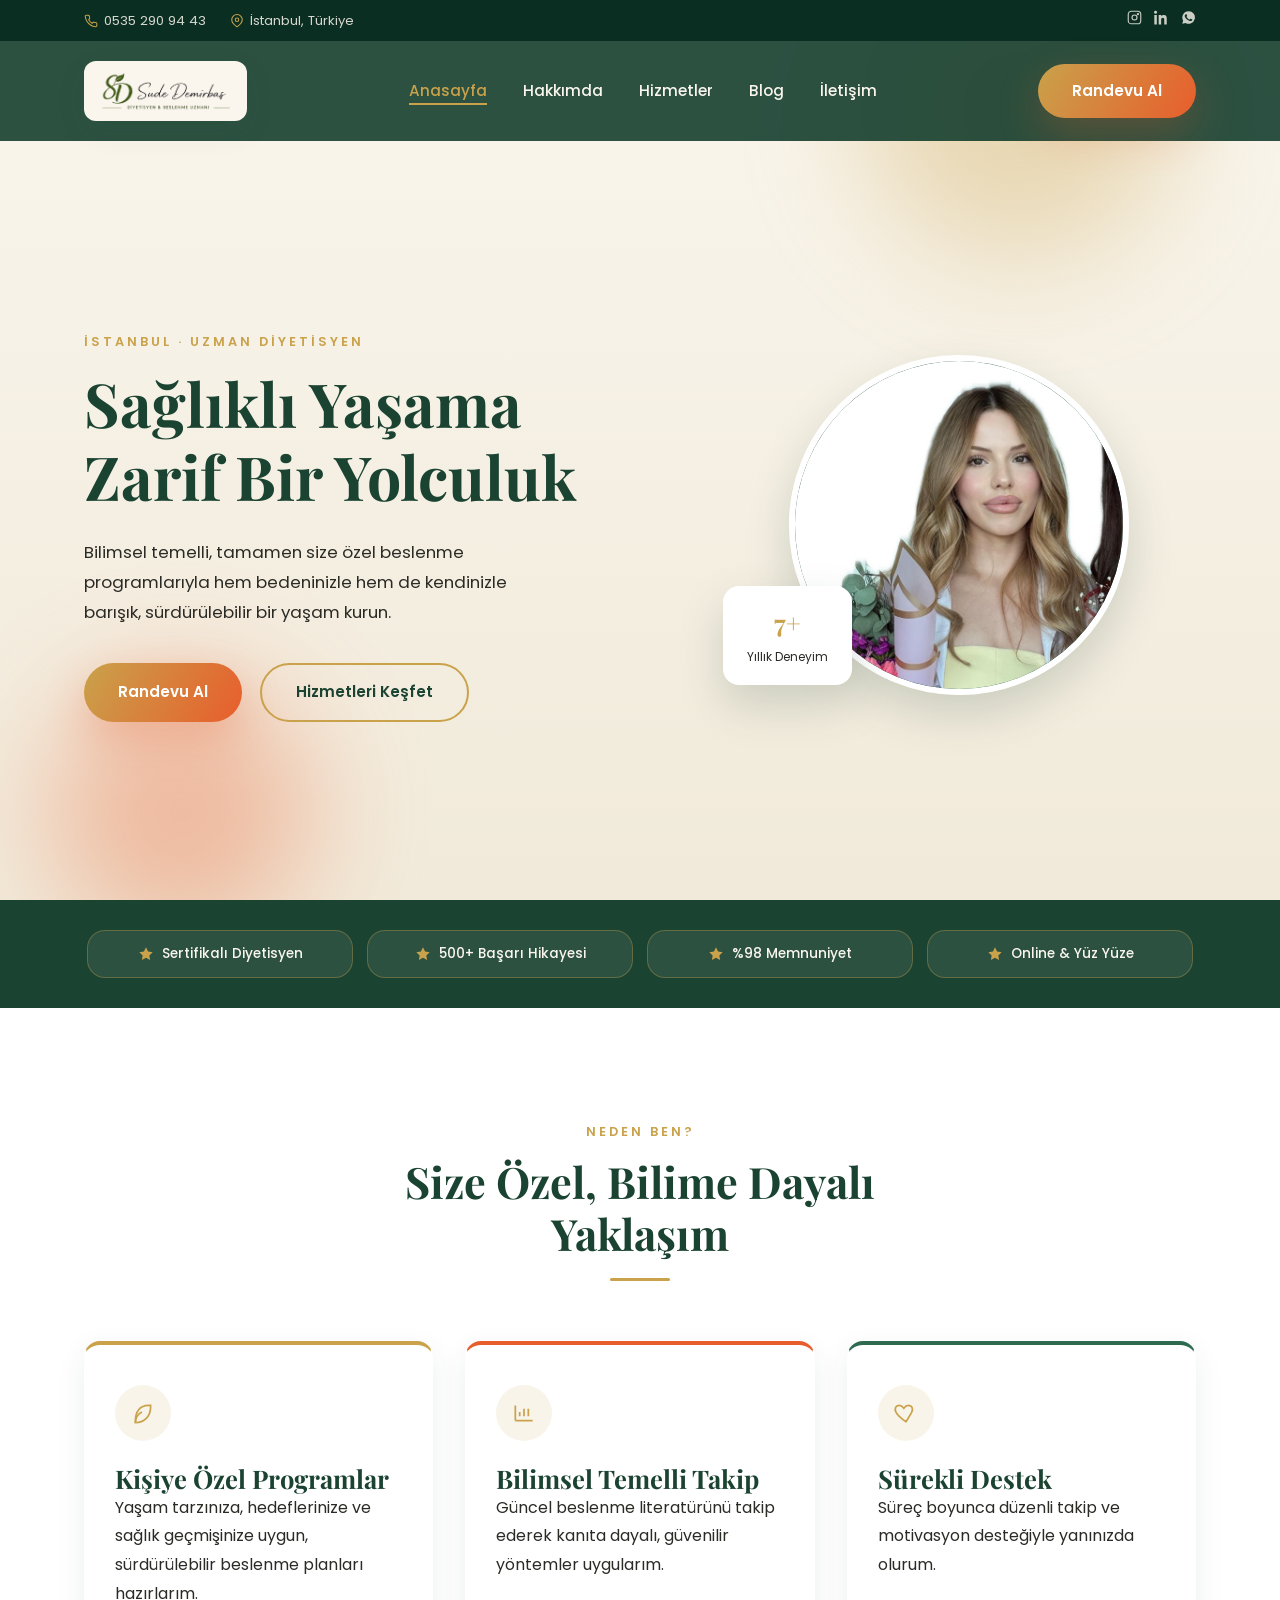
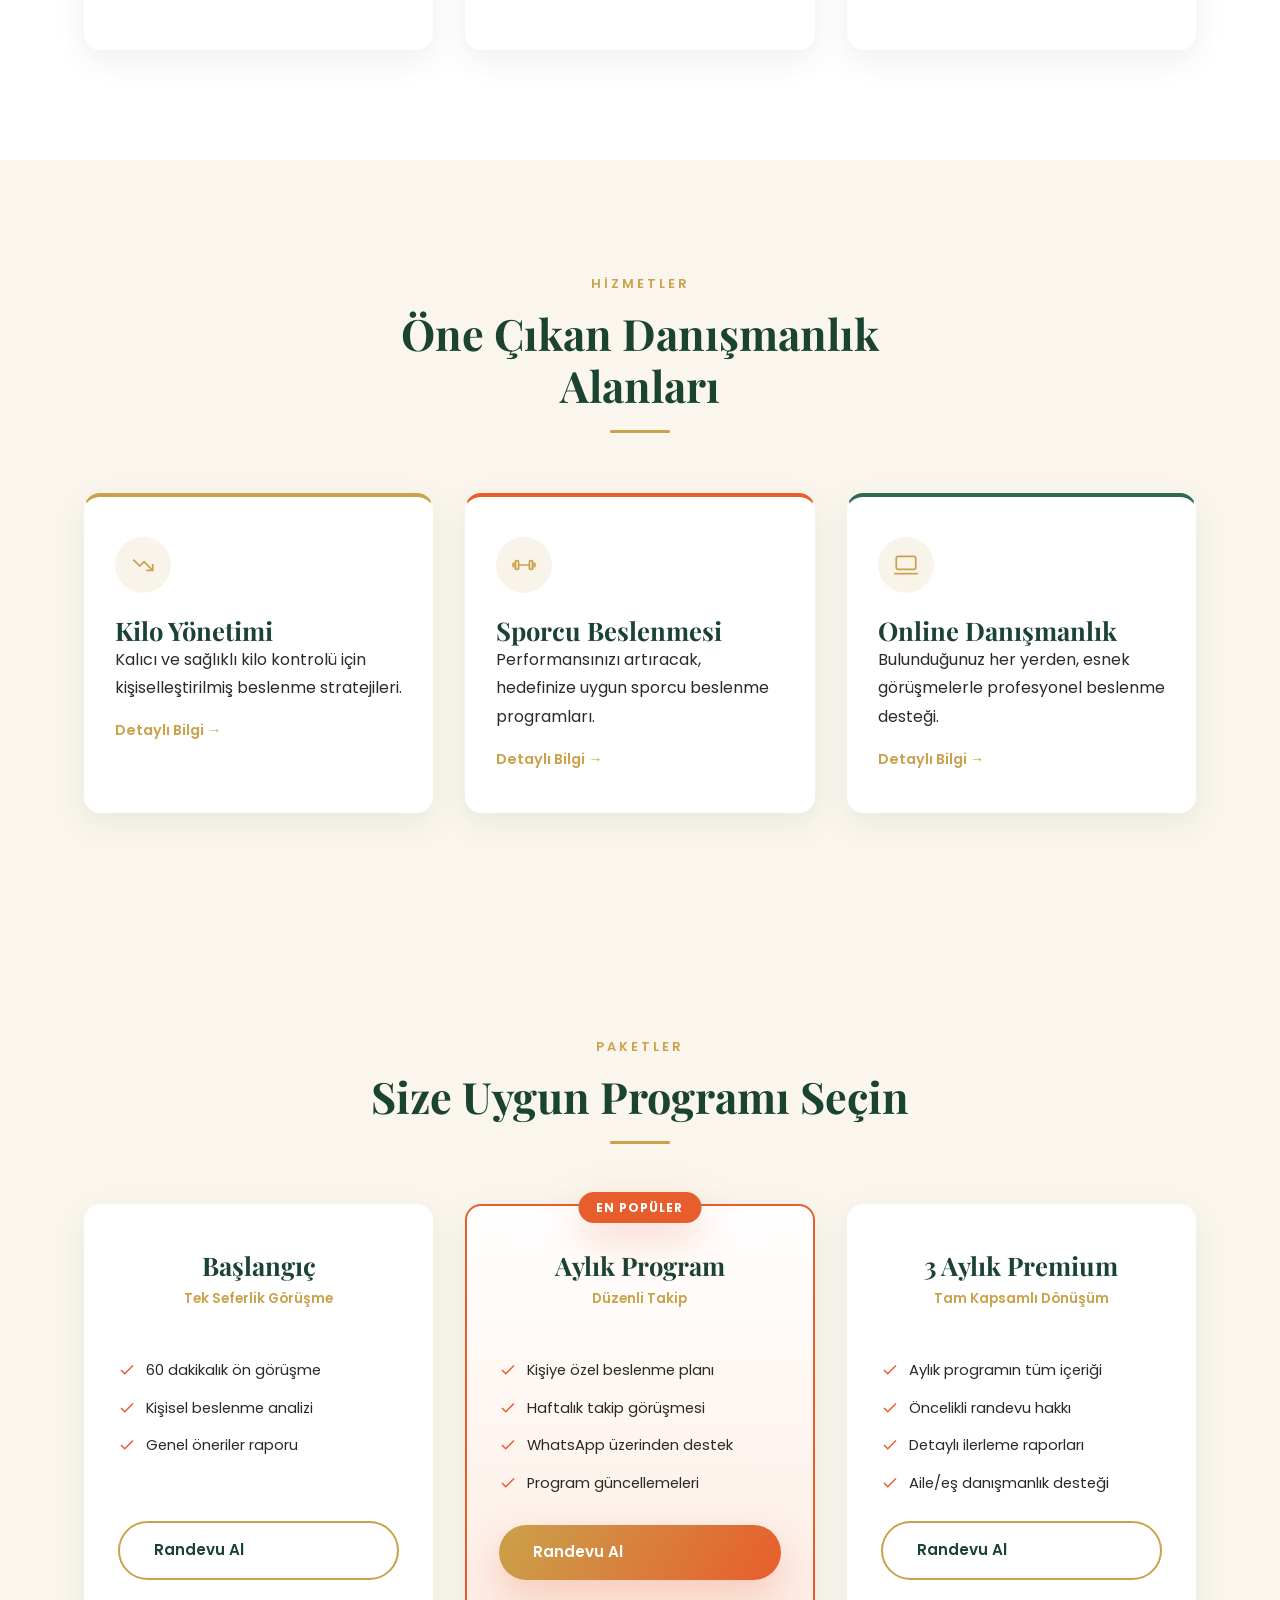
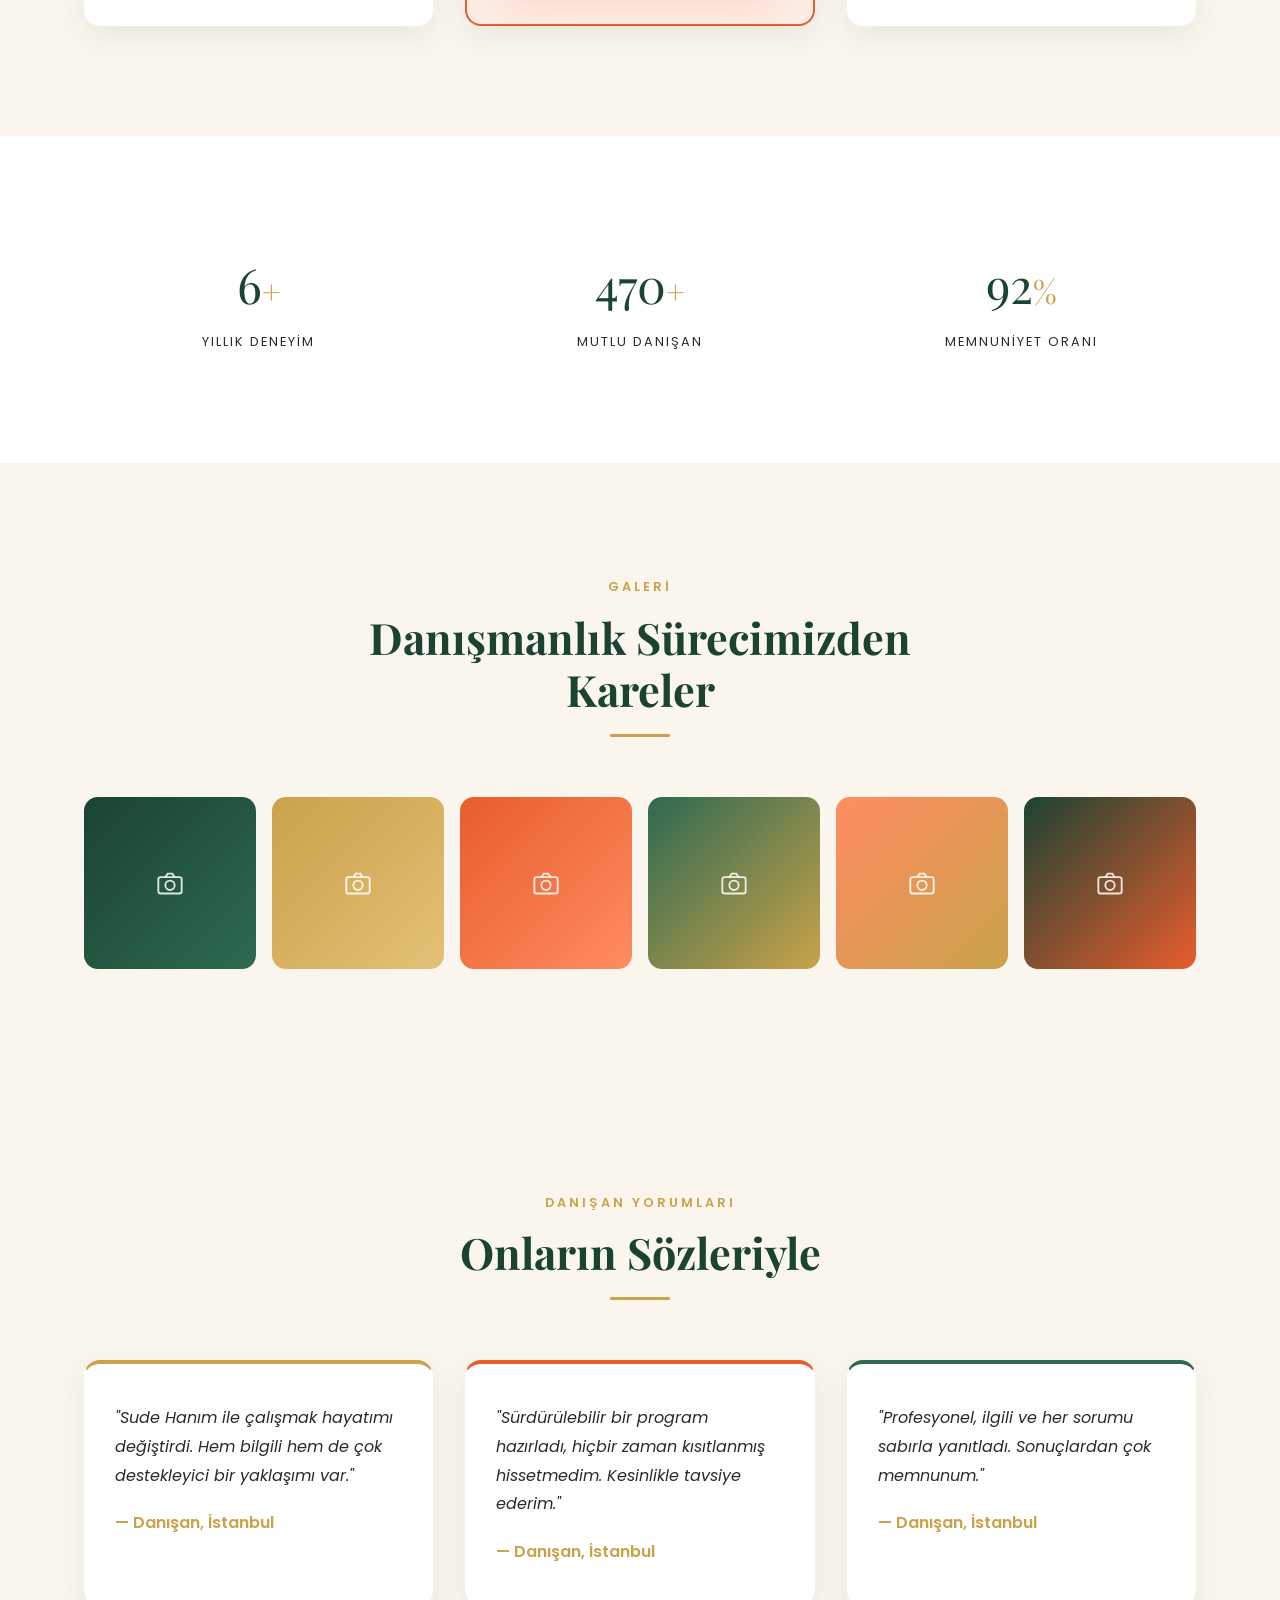
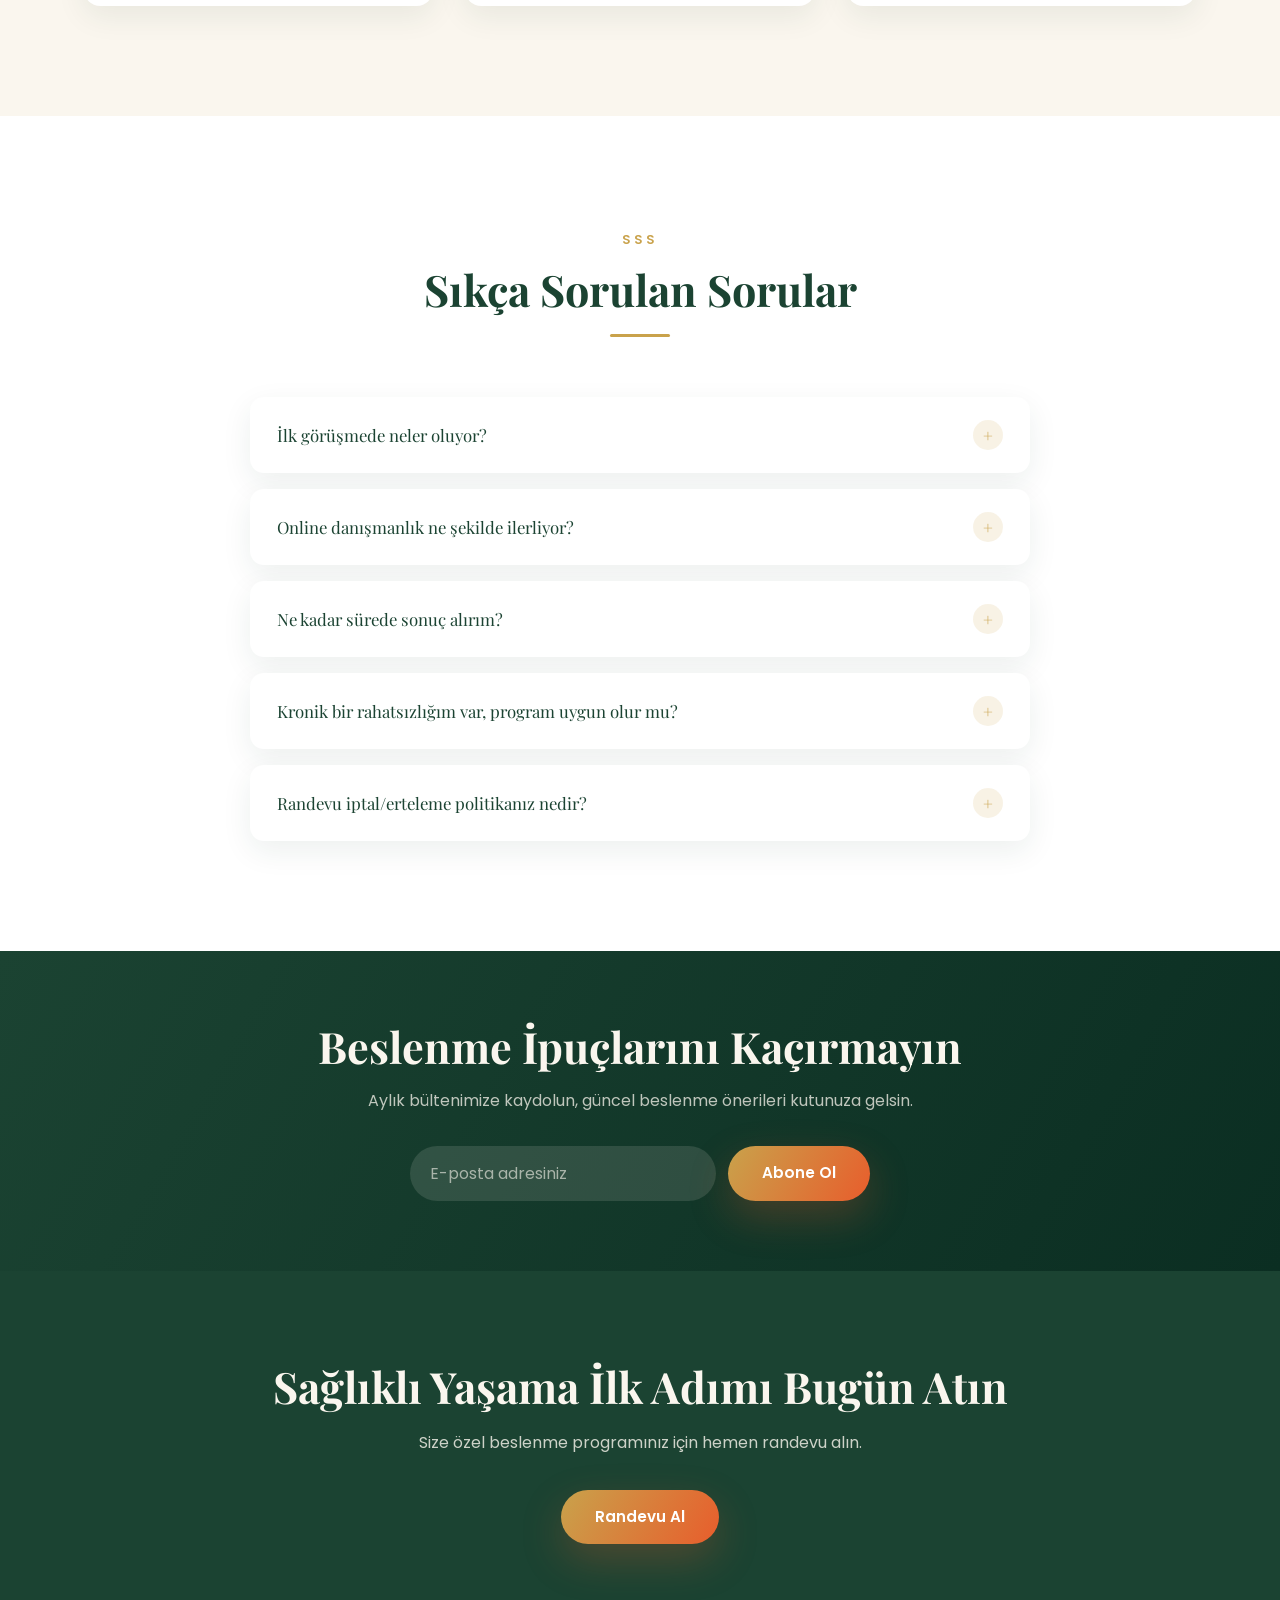
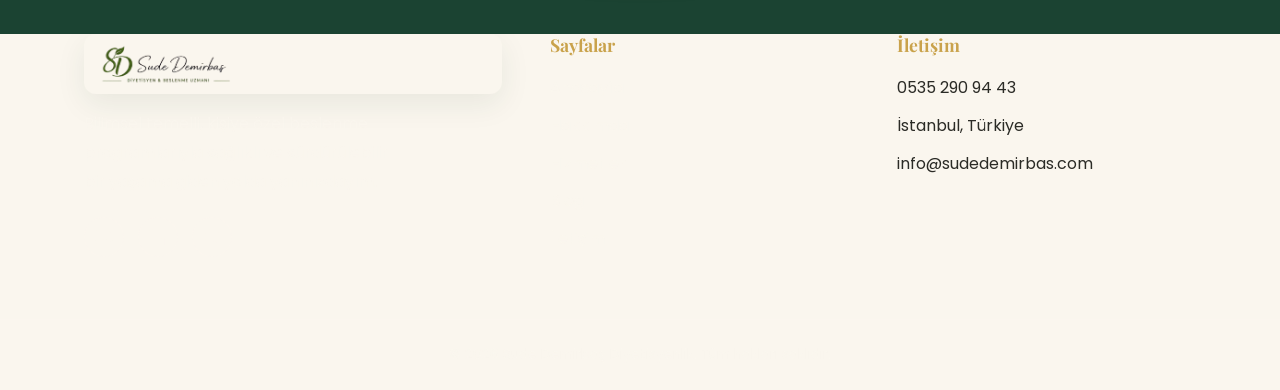
<file: index.html>
<!DOCTYPE html>
<html lang="tr">
<head>
  <meta charset="UTF-8">
  <meta name="viewport" content="width=device-width, initial-scale=1.0">
  <title>Sude Demirbaş | Diyetisyen</title>
  <meta name="description" content="Sude Demirbaş - İstanbul'da bilimsel temelli, kişiye özel beslenme danışmanlığı.">
  <link rel="preconnect" href="https://fonts.googleapis.com">
  <link rel="preconnect" href="https://fonts.gstatic.com" crossorigin>
  <link href="https://fonts.googleapis.com/css2?family=Playfair+Display:wght@600;700;800&family=Poppins:wght@300;400;500;600;700&display=swap" rel="stylesheet">
  <link rel="stylesheet" href="css/style.css">
</head>
<body data-page="index">
  <header id="site-header" class="site-header"></header>
  <main>
    <section class="hero">
      <div class="blob blob--gold blob-1"></div>
      <div class="blob blob--accent blob-2"></div>
      <div class="container hero-inner">
        <div class="hero-text reveal">
          <span class="eyebrow">İstanbul · Uzman Diyetisyen</span>
          <h1>Sağlıklı Yaşama Zarif Bir Yolculuk</h1>
          <p class="hero-desc">Bilimsel temelli, tamamen size özel beslenme programlarıyla hem bedeninizle hem de kendinizle barışık, sürdürülebilir bir yaşam kurun.</p>
          <div class="hero-actions">
            <a href="iletisim.html" class="btn btn-primary">Randevu Al</a>
            <a href="hizmetler.html" class="btn btn-outline">Hizmetleri Keşfet</a>
          </div>
        </div>
        <div class="hero-visual reveal">
          <div class="hero-portrait">
            <img src="assets/portrait.jpg" alt="Sude Demirbaş - Diyetisyen">
          </div>
          <div class="hero-badge">
            <strong>7+</strong>
            <span>Yıllık Deneyim</span>
          </div>
        </div>
      </div>
    </section>

    <section class="trust-strip">
      <div class="container">
        <span class="trust-pill hover-expand">
          <span class="trust-pill-top"><svg viewBox="0 0 24 24" fill="currentColor"><path d="M12 2l3.1 6.3 6.9 1-5 4.9 1.2 6.8L12 17.8 5.8 21l1.2-6.8-5-4.9 6.9-1z"/></svg> Sertifikalı Diyetisyen</span>
          <span class="hover-expand-desc"><p>Beslenme ve Diyetetik lisans eğitimi ve güncel mesleki sertifikalarla çalışıyorum.</p></span>
        </span>
        <span class="trust-pill hover-expand">
          <span class="trust-pill-top"><svg viewBox="0 0 24 24" fill="currentColor"><path d="M12 2l3.1 6.3 6.9 1-5 4.9 1.2 6.8L12 17.8 5.8 21l1.2-6.8-5-4.9 6.9-1z"/></svg> 500+ Başarı Hikayesi</span>
          <span class="hover-expand-desc"><p>Bugüne kadar 500'ün üzerinde danışana kişiye özel programlarla eşlik ettim.</p></span>
        </span>
        <span class="trust-pill hover-expand">
          <span class="trust-pill-top"><svg viewBox="0 0 24 24" fill="currentColor"><path d="M12 2l3.1 6.3 6.9 1-5 4.9 1.2 6.8L12 17.8 5.8 21l1.2-6.8-5-4.9 6.9-1z"/></svg> %98 Memnuniyet</span>
          <span class="hover-expand-desc"><p>Danışanlarımın büyük çoğunluğu programdan ve süreçten yüksek memnuniyet bildiriyor.</p></span>
        </span>
        <span class="trust-pill hover-expand">
          <span class="trust-pill-top"><svg viewBox="0 0 24 24" fill="currentColor"><path d="M12 2l3.1 6.3 6.9 1-5 4.9 1.2 6.8L12 17.8 5.8 21l1.2-6.8-5-4.9 6.9-1z"/></svg> Online & Yüz Yüze</span>
          <span class="hover-expand-desc"><p>İstanbul'da yüz yüze ya da bulunduğunuz her yerden online olarak görüşebiliriz.</p></span>
        </span>
      </div>
    </section>

    <section class="section section--alt why-me">
      <div class="container">
        <div class="section-title-wrap reveal">
          <span class="eyebrow">Neden Ben?</span>
          <h2>Size Özel, Bilime Dayalı Yaklaşım</h2>
          <div class="divider-gold"></div>
        </div>
        <div class="grid grid-3">
          <div class="card reveal">
            <div class="card-icon"><svg viewBox="0 0 24 24" fill="none" stroke="currentColor" stroke-width="1.6"><path d="M5 21c8 0 14-6 14-14V5h-2C9 5 5 11 5 19v2z"/><path d="M5 21c0-4 2-8 6-10"/></svg></div>
            <h3>Kişiye Özel Programlar</h3>
            <p>Yaşam tarzınıza, hedeflerinize ve sağlık geçmişinize uygun, sürdürülebilir beslenme planları hazırlarım.</p>
          </div>
          <div class="card reveal">
            <div class="card-icon"><svg viewBox="0 0 24 24" fill="none" stroke="currentColor" stroke-width="1.6"><path d="M4 19V5M4 19h16M8 15v-4M12 15V8M16 15v-7"/></svg></div>
            <h3>Bilimsel Temelli Takip</h3>
            <p>Güncel beslenme literatürünü takip ederek kanıta dayalı, güvenilir yöntemler uygularım.</p>
          </div>
          <div class="card reveal">
            <div class="card-icon"><svg viewBox="0 0 24 24" fill="none" stroke="currentColor" stroke-width="1.6"><path d="M12 20s-7-4.5-9.3-8.8C1.2 8 2.5 5 5.6 5c1.8 0 3.2 1 4.4 2.6C11.2 6 12.6 5 14.4 5c3.1 0 4.4 3 2.9 6.2C15 15.5 12 20 12 20z"/></svg></div>
            <h3>Sürekli Destek</h3>
            <p>Süreç boyunca düzenli takip ve motivasyon desteğiyle yanınızda olurum.</p>
          </div>
        </div>
      </div>
    </section>

    <section class="section featured-services">
      <div class="container">
        <div class="section-title-wrap reveal">
          <span class="eyebrow">Hizmetler</span>
          <h2>Öne Çıkan Danışmanlık Alanları</h2>
          <div class="divider-gold"></div>
        </div>
        <div class="grid grid-3">
          <div class="card reveal">
            <div class="card-icon"><svg viewBox="0 0 24 24" fill="none" stroke="currentColor" stroke-width="1.6"><path d="M3 7l6 6 4-4 8 8"/><path d="M15 17h6v-6"/></svg></div>
            <h3>Kilo Yönetimi</h3>
            <p>Kalıcı ve sağlıklı kilo kontrolü için kişiselleştirilmiş beslenme stratejileri.</p>
            <a href="hizmetler.html" class="card-link">Detaylı Bilgi →</a>
          </div>
          <div class="card reveal">
            <div class="card-icon"><svg viewBox="0 0 24 24" fill="none" stroke="currentColor" stroke-width="1.6"><path d="M4 9v6M2 10v4M20 9v6M22 10v4M7 12h10"/><rect x="4" y="8" width="3" height="8" rx="1"/><rect x="17" y="8" width="3" height="8" rx="1"/></svg></div>
            <h3>Sporcu Beslenmesi</h3>
            <p>Performansınızı artıracak, hedefinize uygun sporcu beslenme programları.</p>
            <a href="hizmetler.html" class="card-link">Detaylı Bilgi →</a>
          </div>
          <div class="card reveal">
            <div class="card-icon"><svg viewBox="0 0 24 24" fill="none" stroke="currentColor" stroke-width="1.6"><rect x="3" y="4" width="18" height="12" rx="2"/><path d="M1 20h22"/></svg></div>
            <h3>Online Danışmanlık</h3>
            <p>Bulunduğunuz her yerden, esnek görüşmelerle profesyonel beslenme desteği.</p>
            <a href="hizmetler.html" class="card-link">Detaylı Bilgi →</a>
          </div>
        </div>
      </div>
    </section>

    <section class="section pricing-section">
      <div class="container">
        <div class="section-title-wrap reveal">
          <span class="eyebrow">Paketler</span>
          <h2>Size Uygun Programı Seçin</h2>
          <div class="divider-gold"></div>
        </div>
        <div class="grid grid-3 pricing-grid">
          <div class="pricing-card reveal">
            <h3 class="pricing-name">Başlangıç</h3>
            <p class="pricing-sub">Tek Seferlik Görüşme</p>
            <ul class="pricing-features">
              <li><svg viewBox="0 0 24 24" fill="none" stroke="currentColor" stroke-width="2"><path d="M20 6L9 17l-5-5"/></svg> 60 dakikalık ön görüşme</li>
              <li><svg viewBox="0 0 24 24" fill="none" stroke="currentColor" stroke-width="2"><path d="M20 6L9 17l-5-5"/></svg> Kişisel beslenme analizi</li>
              <li><svg viewBox="0 0 24 24" fill="none" stroke="currentColor" stroke-width="2"><path d="M20 6L9 17l-5-5"/></svg> Genel öneriler raporu</li>
            </ul>
            <a href="iletisim.html" class="btn btn-outline">Randevu Al</a>
          </div>
          <div class="pricing-card pricing-card--featured reveal">
            <span class="pricing-badge">En Popüler</span>
            <h3 class="pricing-name">Aylık Program</h3>
            <p class="pricing-sub">Düzenli Takip</p>
            <ul class="pricing-features">
              <li><svg viewBox="0 0 24 24" fill="none" stroke="currentColor" stroke-width="2"><path d="M20 6L9 17l-5-5"/></svg> Kişiye özel beslenme planı</li>
              <li><svg viewBox="0 0 24 24" fill="none" stroke="currentColor" stroke-width="2"><path d="M20 6L9 17l-5-5"/></svg> Haftalık takip görüşmesi</li>
              <li><svg viewBox="0 0 24 24" fill="none" stroke="currentColor" stroke-width="2"><path d="M20 6L9 17l-5-5"/></svg> WhatsApp üzerinden destek</li>
              <li><svg viewBox="0 0 24 24" fill="none" stroke="currentColor" stroke-width="2"><path d="M20 6L9 17l-5-5"/></svg> Program güncellemeleri</li>
            </ul>
            <a href="iletisim.html" class="btn btn-primary">Randevu Al</a>
          </div>
          <div class="pricing-card reveal">
            <h3 class="pricing-name">3 Aylık Premium</h3>
            <p class="pricing-sub">Tam Kapsamlı Dönüşüm</p>
            <ul class="pricing-features">
              <li><svg viewBox="0 0 24 24" fill="none" stroke="currentColor" stroke-width="2"><path d="M20 6L9 17l-5-5"/></svg> Aylık programın tüm içeriği</li>
              <li><svg viewBox="0 0 24 24" fill="none" stroke="currentColor" stroke-width="2"><path d="M20 6L9 17l-5-5"/></svg> Öncelikli randevu hakkı</li>
              <li><svg viewBox="0 0 24 24" fill="none" stroke="currentColor" stroke-width="2"><path d="M20 6L9 17l-5-5"/></svg> Detaylı ilerleme raporları</li>
              <li><svg viewBox="0 0 24 24" fill="none" stroke="currentColor" stroke-width="2"><path d="M20 6L9 17l-5-5"/></svg> Aile/eş danışmanlık desteği</li>
            </ul>
            <a href="iletisim.html" class="btn btn-outline">Randevu Al</a>
          </div>
        </div>
      </div>
    </section>

    <section class="section section--alt stats">
      <div class="container grid grid-3 stats-grid">
        <div class="stat reveal">
          <span class="stat-number" data-counter="7">0</span><span class="stat-plus">+</span>
          <p>Yıllık Deneyim</p>
        </div>
        <div class="stat reveal">
          <span class="stat-number" data-counter="500">0</span><span class="stat-plus">+</span>
          <p>Mutlu Danışan</p>
        </div>
        <div class="stat reveal">
          <span class="stat-number" data-counter="98">0</span><span class="stat-plus">%</span>
          <p>Memnuniyet Oranı</p>
        </div>
      </div>
    </section>

    <section class="section gallery-section">
      <div class="container">
        <div class="section-title-wrap reveal">
          <span class="eyebrow">Galeri</span>
          <h2>Danışmanlık Sürecimizden Kareler</h2>
          <div class="divider-gold"></div>
        </div>
        <div class="gallery-grid reveal">
          <div class="gallery-item"><svg viewBox="0 0 24 24" fill="none" stroke="currentColor" stroke-width="1.6"><rect x="2" y="7" width="20" height="14" rx="2"/><circle cx="12" cy="14" r="4"/><path d="M8 7l2-3h4l2 3"/></svg><span class="gallery-caption">Danışan Görüşmesi</span></div>
          <div class="gallery-item"><svg viewBox="0 0 24 24" fill="none" stroke="currentColor" stroke-width="1.6"><rect x="2" y="7" width="20" height="14" rx="2"/><circle cx="12" cy="14" r="4"/><path d="M8 7l2-3h4l2 3"/></svg><span class="gallery-caption">Program Planlama</span></div>
          <div class="gallery-item"><svg viewBox="0 0 24 24" fill="none" stroke="currentColor" stroke-width="1.6"><rect x="2" y="7" width="20" height="14" rx="2"/><circle cx="12" cy="14" r="4"/><path d="M8 7l2-3h4l2 3"/></svg><span class="gallery-caption">Takip Seansı</span></div>
          <div class="gallery-item"><svg viewBox="0 0 24 24" fill="none" stroke="currentColor" stroke-width="1.6"><rect x="2" y="7" width="20" height="14" rx="2"/><circle cx="12" cy="14" r="4"/><path d="M8 7l2-3h4l2 3"/></svg><span class="gallery-caption">Başarı Hikayesi</span></div>
          <div class="gallery-item"><svg viewBox="0 0 24 24" fill="none" stroke="currentColor" stroke-width="1.6"><rect x="2" y="7" width="20" height="14" rx="2"/><circle cx="12" cy="14" r="4"/><path d="M8 7l2-3h4l2 3"/></svg><span class="gallery-caption">Online Görüşme</span></div>
          <div class="gallery-item"><svg viewBox="0 0 24 24" fill="none" stroke="currentColor" stroke-width="1.6"><rect x="2" y="7" width="20" height="14" rx="2"/><circle cx="12" cy="14" r="4"/><path d="M8 7l2-3h4l2 3"/></svg><span class="gallery-caption">Beslenme Analizi</span></div>
        </div>
      </div>
    </section>

    <section class="section testimonials">
      <div class="container">
        <div class="section-title-wrap reveal">
          <span class="eyebrow">Danışan Yorumları</span>
          <h2>Onların Sözleriyle</h2>
          <div class="divider-gold"></div>
        </div>
        <div class="grid grid-3">
          <div class="card testimonial-card reveal">
            <p class="testimonial-text">"Sude Hanım ile çalışmak hayatımı değiştirdi. Hem bilgili hem de çok destekleyici bir yaklaşımı var."</p>
            <div class="testimonial-author">— Danışan, İstanbul</div>
          </div>
          <div class="card testimonial-card reveal">
            <p class="testimonial-text">"Sürdürülebilir bir program hazırladı, hiçbir zaman kısıtlanmış hissetmedim. Kesinlikle tavsiye ederim."</p>
            <div class="testimonial-author">— Danışan, İstanbul</div>
          </div>
          <div class="card testimonial-card reveal">
            <p class="testimonial-text">"Profesyonel, ilgili ve her sorumu sabırla yanıtladı. Sonuçlardan çok memnunum."</p>
            <div class="testimonial-author">— Danışan, İstanbul</div>
          </div>
        </div>
      </div>
    </section>

    <section class="section section--alt faq-section">
      <div class="container">
        <div class="section-title-wrap reveal">
          <span class="eyebrow">SSS</span>
          <h2>Sıkça Sorulan Sorular</h2>
          <div class="divider-gold"></div>
        </div>
        <div class="faq-list reveal">
          <div class="faq-item">
            <button class="faq-question"><span>İlk görüşmede neler oluyor?</span><span class="faq-icon">+</span></button>
            <div class="faq-answer"><p>İlk görüşmede sağlık geçmişinizi, yaşam tarzınızı ve hedeflerinizi birlikte değerlendiriyoruz; ardından size özel bir yol haritası çiziyoruz.</p></div>
          </div>
          <div class="faq-item">
            <button class="faq-question"><span>Online danışmanlık ne şekilde ilerliyor?</span><span class="faq-icon">+</span></button>
            <div class="faq-answer"><p>Görüntülü görüşmeler ve WhatsApp üzerinden düzenli takip ile bulunduğunuz her yerden aynı kalitede destek alıyorsunuz.</p></div>
          </div>
          <div class="faq-item">
            <button class="faq-question"><span>Ne kadar sürede sonuç alırım?</span><span class="faq-icon">+</span></button>
            <div class="faq-answer"><p>Bu tamamen hedefinize ve mevcut duruma bağlı; genellikle ilk olumlu değişiklikleri 3-4 hafta içinde görmeye başlarsınız.</p></div>
          </div>
          <div class="faq-item">
            <button class="faq-question"><span>Kronik bir rahatsızlığım var, program uygun olur mu?</span><span class="faq-icon">+</span></button>
            <div class="faq-answer"><p>Evet, diyabet, tiroid ve benzeri durumlarda doktorunuzla koordineli, klinik beslenme yaklaşımıyla program hazırlıyorum.</p></div>
          </div>
          <div class="faq-item">
            <button class="faq-question"><span>Randevu iptal/erteleme politikanız nedir?</span><span class="faq-icon">+</span></button>
            <div class="faq-answer"><p>Randevunuzu en az 24 saat önceden haber vererek ücretsiz olarak erteleyebilirsiniz.</p></div>
          </div>
        </div>
      </div>
    </section>

    <section class="newsletter-band reveal">
      <div class="container">
        <h2>Beslenme İpuçlarını Kaçırmayın</h2>
        <p>Aylık bültenimize kaydolun, güncel beslenme önerileri kutunuza gelsin.</p>
        <form class="newsletter-form">
          <input type="email" placeholder="E-posta adresiniz" required>
          <button type="submit" class="btn btn-primary">Abone Ol</button>
        </form>
        <p class="newsletter-success">Aboneliğiniz alındı, teşekkürler!</p>
      </div>
    </section>

    <section class="cta-band reveal">
      <div class="container cta-inner">
        <h2>Sağlıklı Yaşama İlk Adımı Bugün Atın</h2>
        <p>Size özel beslenme programınız için hemen randevu alın.</p>
        <a href="iletisim.html" class="btn btn-primary">Randevu Al</a>
      </div>
    </section>
  </main>
  <footer id="site-footer"></footer>
  <script src="js/script.js" defer></script>
</body>
</html>
</file>
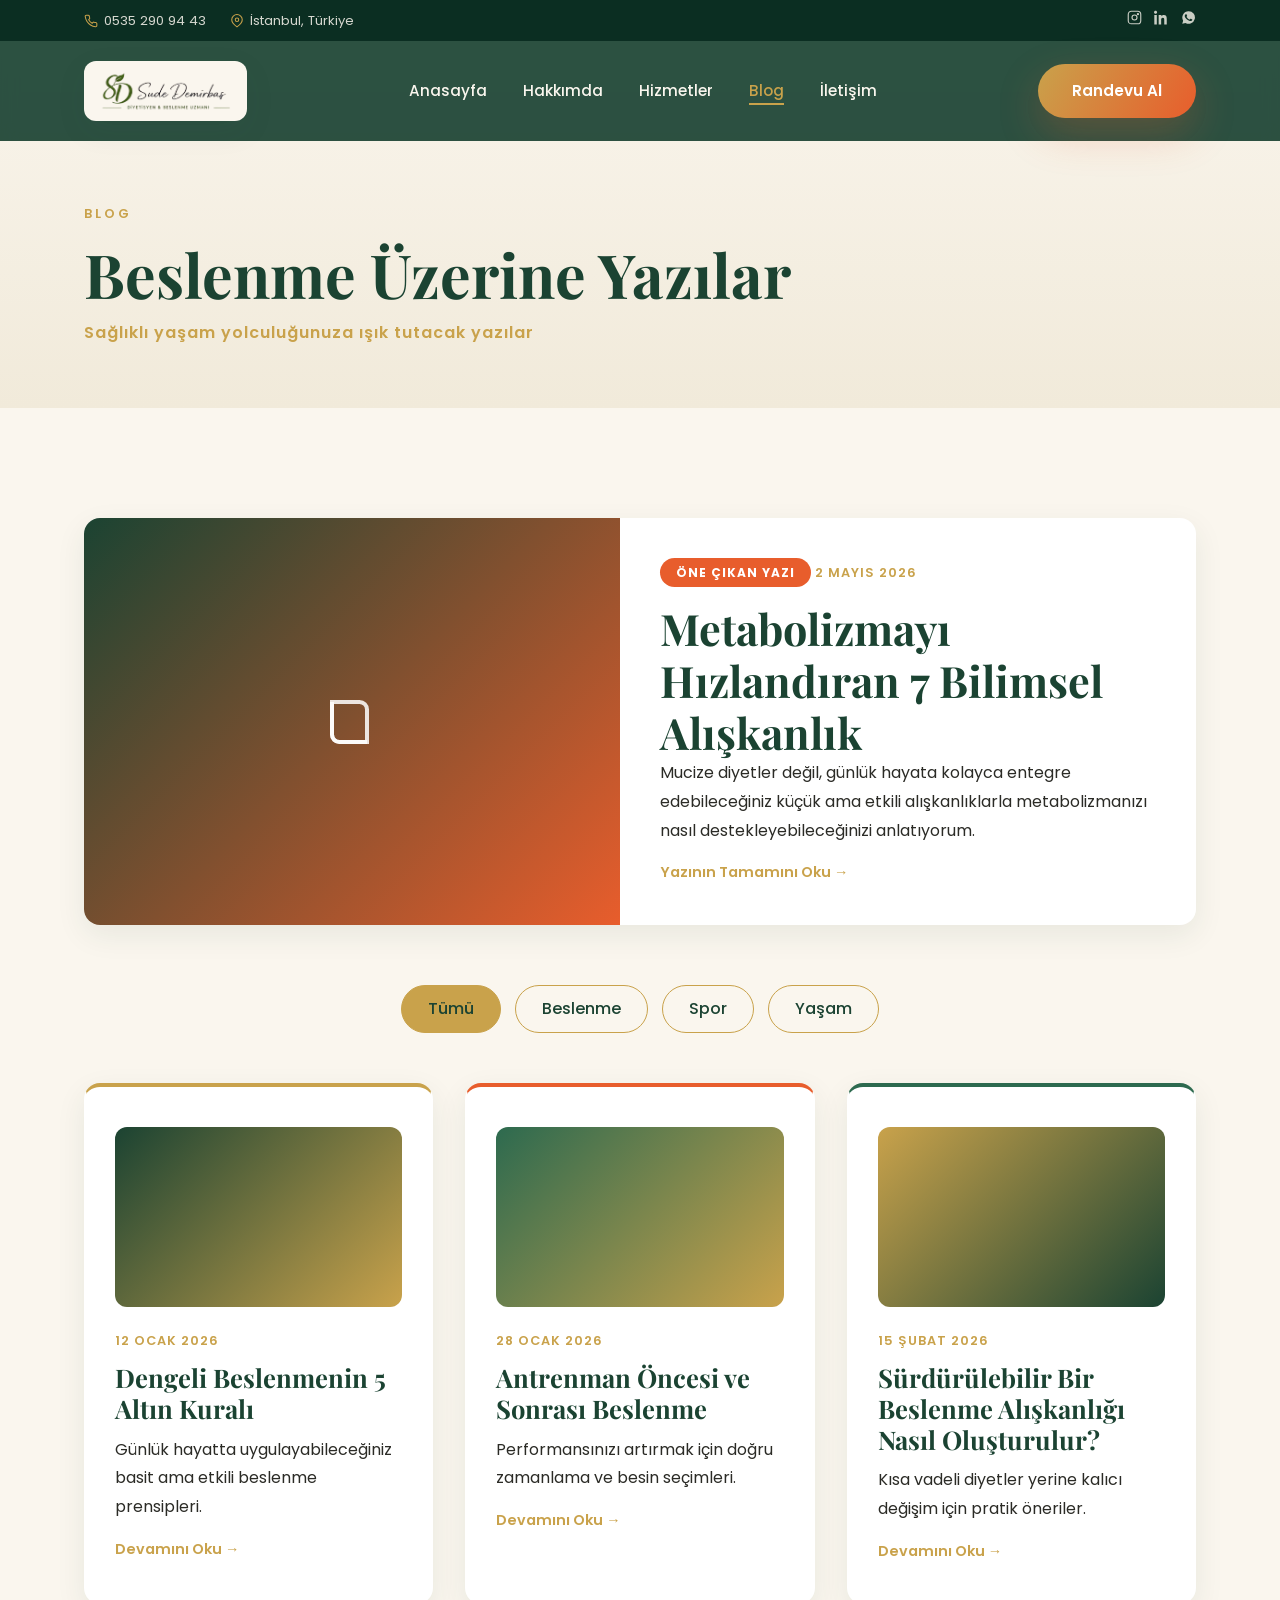
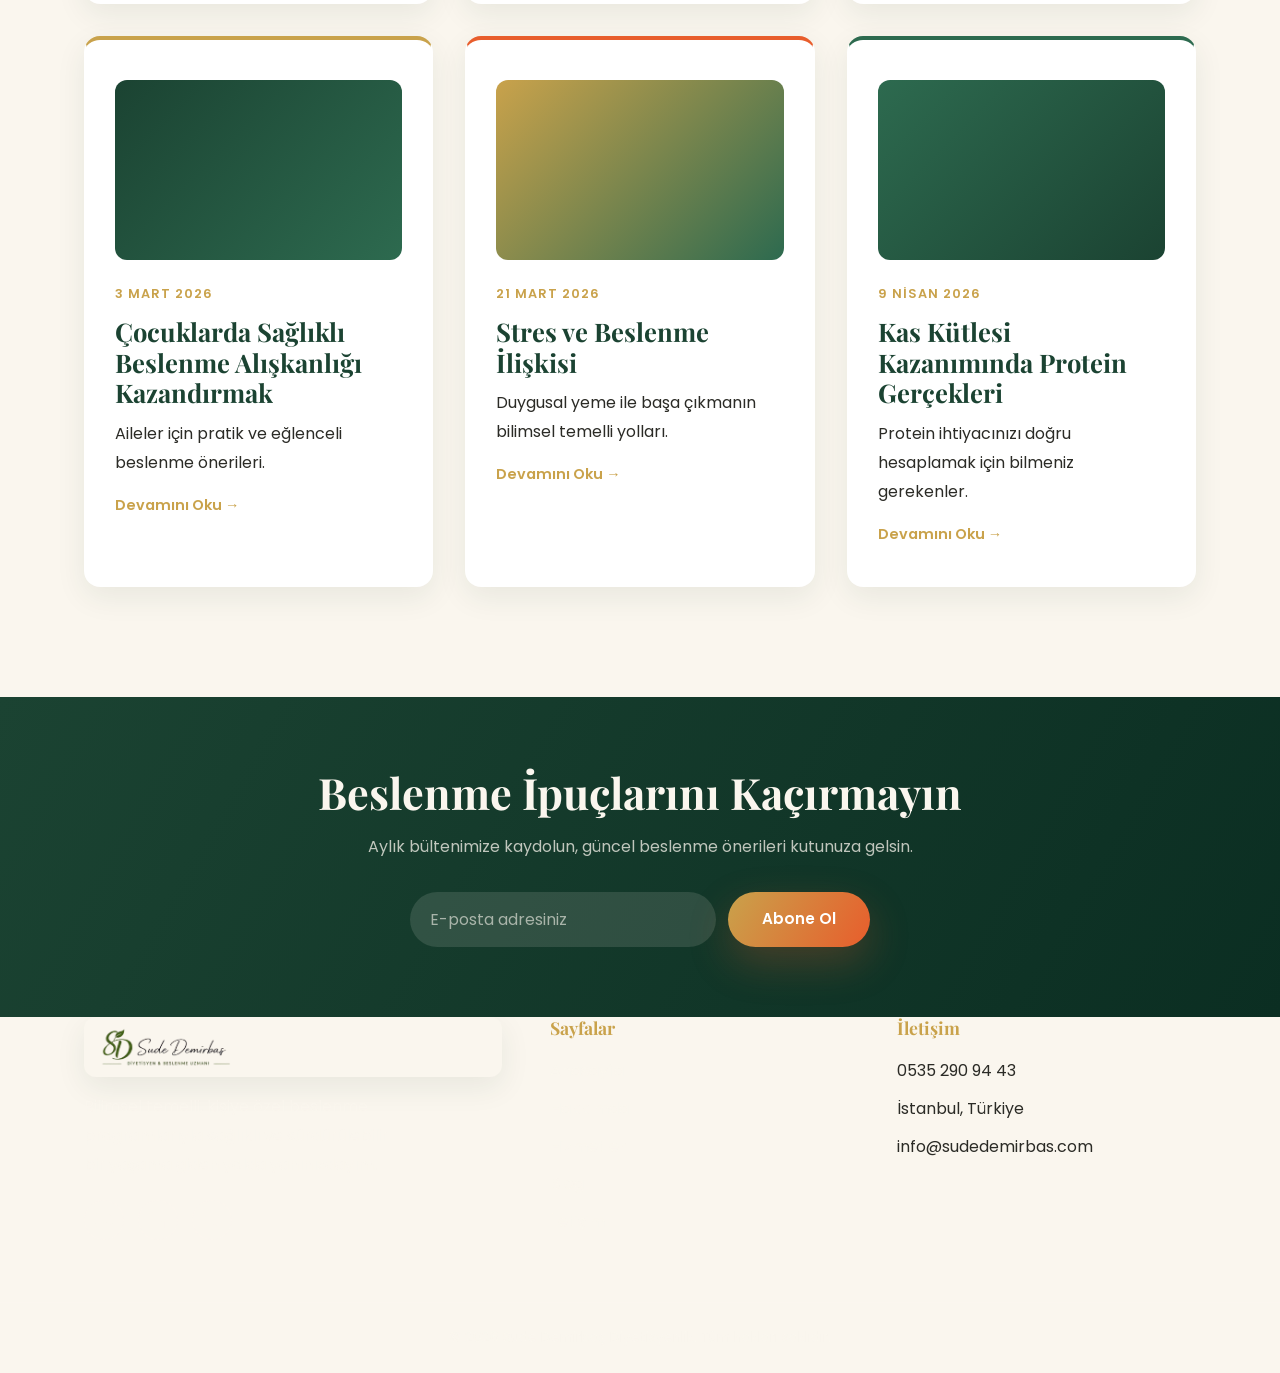
<file: blog.html>
<!DOCTYPE html>
<html lang="tr">
<head>
  <meta charset="UTF-8">
  <meta name="viewport" content="width=device-width, initial-scale=1.0">
  <title>Blog | Sude Demirbaş</title>
  <meta name="description" content="Beslenme, spor ve sağlıklı yaşam üzerine yazılar.">
  <link rel="preconnect" href="https://fonts.googleapis.com">
  <link rel="preconnect" href="https://fonts.gstatic.com" crossorigin>
  <link href="https://fonts.googleapis.com/css2?family=Playfair+Display:wght@600;700;800&family=Poppins:wght@300;400;500;600;700&display=swap" rel="stylesheet">
  <link rel="stylesheet" href="css/style.css">
</head>
<body data-page="blog">
  <header id="site-header" class="site-header"></header>
  <main>
    <section class="page-hero reveal">
      <div class="container">
        <span class="eyebrow">Blog</span>
        <h1>Beslenme Üzerine Yazılar</h1>
        <p class="page-hero-desc">Sağlıklı yaşam yolculuğunuza ışık tutacak yazılar</p>
      </div>
    </section>

    <section class="section blog-section">
      <div class="container">
        <div class="featured-post reveal">
          <div class="featured-post-thumb">
            <svg viewBox="0 0 24 24" fill="none" stroke="currentColor" stroke-width="1.6"><path d="M4 4h11a3 3 0 013 3v13H7a3 3 0 01-3-3V4z"/><path d="M4 4v13a3 3 0 003 3h11"/></svg>
          </div>
          <div class="featured-post-body">
            <span class="featured-tag">Öne Çıkan Yazı</span>
            <span class="blog-date">2 Mayıs 2026</span>
            <h2>Metabolizmayı Hızlandıran 7 Bilimsel Alışkanlık</h2>
            <p>Mucize diyetler değil, günlük hayata kolayca entegre edebileceğiniz küçük ama etkili alışkanlıklarla metabolizmanızı nasıl destekleyebileceğinizi anlatıyorum.</p>
            <a href="#" class="card-link">Yazının Tamamını Oku →</a>
          </div>
        </div>
        <div class="blog-filters reveal">
          <button class="filter-btn active" data-filter="all">Tümü</button>
          <button class="filter-btn" data-filter="beslenme">Beslenme</button>
          <button class="filter-btn" data-filter="spor">Spor</button>
          <button class="filter-btn" data-filter="yasam">Yaşam</button>
        </div>
        <div class="grid grid-3 blog-grid">
          <article class="card blog-card reveal" data-category="beslenme">
            <div class="blog-thumb blog-thumb--1"></div>
            <span class="blog-date">12 Ocak 2026</span>
            <h3>Dengeli Beslenmenin 5 Altın Kuralı</h3>
            <p>Günlük hayatta uygulayabileceğiniz basit ama etkili beslenme prensipleri.</p>
            <a href="#" class="card-link">Devamını Oku →</a>
          </article>
          <article class="card blog-card reveal" data-category="spor">
            <div class="blog-thumb blog-thumb--2"></div>
            <span class="blog-date">28 Ocak 2026</span>
            <h3>Antrenman Öncesi ve Sonrası Beslenme</h3>
            <p>Performansınızı artırmak için doğru zamanlama ve besin seçimleri.</p>
            <a href="#" class="card-link">Devamını Oku →</a>
          </article>
          <article class="card blog-card reveal" data-category="yasam">
            <div class="blog-thumb blog-thumb--3"></div>
            <span class="blog-date">15 Şubat 2026</span>
            <h3>Sürdürülebilir Bir Beslenme Alışkanlığı Nasıl Oluşturulur?</h3>
            <p>Kısa vadeli diyetler yerine kalıcı değişim için pratik öneriler.</p>
            <a href="#" class="card-link">Devamını Oku →</a>
          </article>
          <article class="card blog-card reveal" data-category="beslenme">
            <div class="blog-thumb blog-thumb--4"></div>
            <span class="blog-date">3 Mart 2026</span>
            <h3>Çocuklarda Sağlıklı Beslenme Alışkanlığı Kazandırmak</h3>
            <p>Aileler için pratik ve eğlenceli beslenme önerileri.</p>
            <a href="#" class="card-link">Devamını Oku →</a>
          </article>
          <article class="card blog-card reveal" data-category="yasam">
            <div class="blog-thumb blog-thumb--5"></div>
            <span class="blog-date">21 Mart 2026</span>
            <h3>Stres ve Beslenme İlişkisi</h3>
            <p>Duygusal yeme ile başa çıkmanın bilimsel temelli yolları.</p>
            <a href="#" class="card-link">Devamını Oku →</a>
          </article>
          <article class="card blog-card reveal" data-category="spor">
            <div class="blog-thumb blog-thumb--6"></div>
            <span class="blog-date">9 Nisan 2026</span>
            <h3>Kas Kütlesi Kazanımında Protein Gerçekleri</h3>
            <p>Protein ihtiyacınızı doğru hesaplamak için bilmeniz gerekenler.</p>
            <a href="#" class="card-link">Devamını Oku →</a>
          </article>
        </div>
      </div>
    </section>

    <section class="newsletter-band reveal">
      <div class="container">
        <h2>Beslenme İpuçlarını Kaçırmayın</h2>
        <p>Aylık bültenimize kaydolun, güncel beslenme önerileri kutunuza gelsin.</p>
        <form class="newsletter-form">
          <input type="email" placeholder="E-posta adresiniz" required>
          <button type="submit" class="btn btn-primary">Abone Ol</button>
        </form>
        <p class="newsletter-success">Aboneliğiniz alındı, teşekkürler!</p>
      </div>
    </section>
  </main>
  <footer id="site-footer"></footer>
  <script src="js/script.js" defer></script>
</body>
</html>
</file>
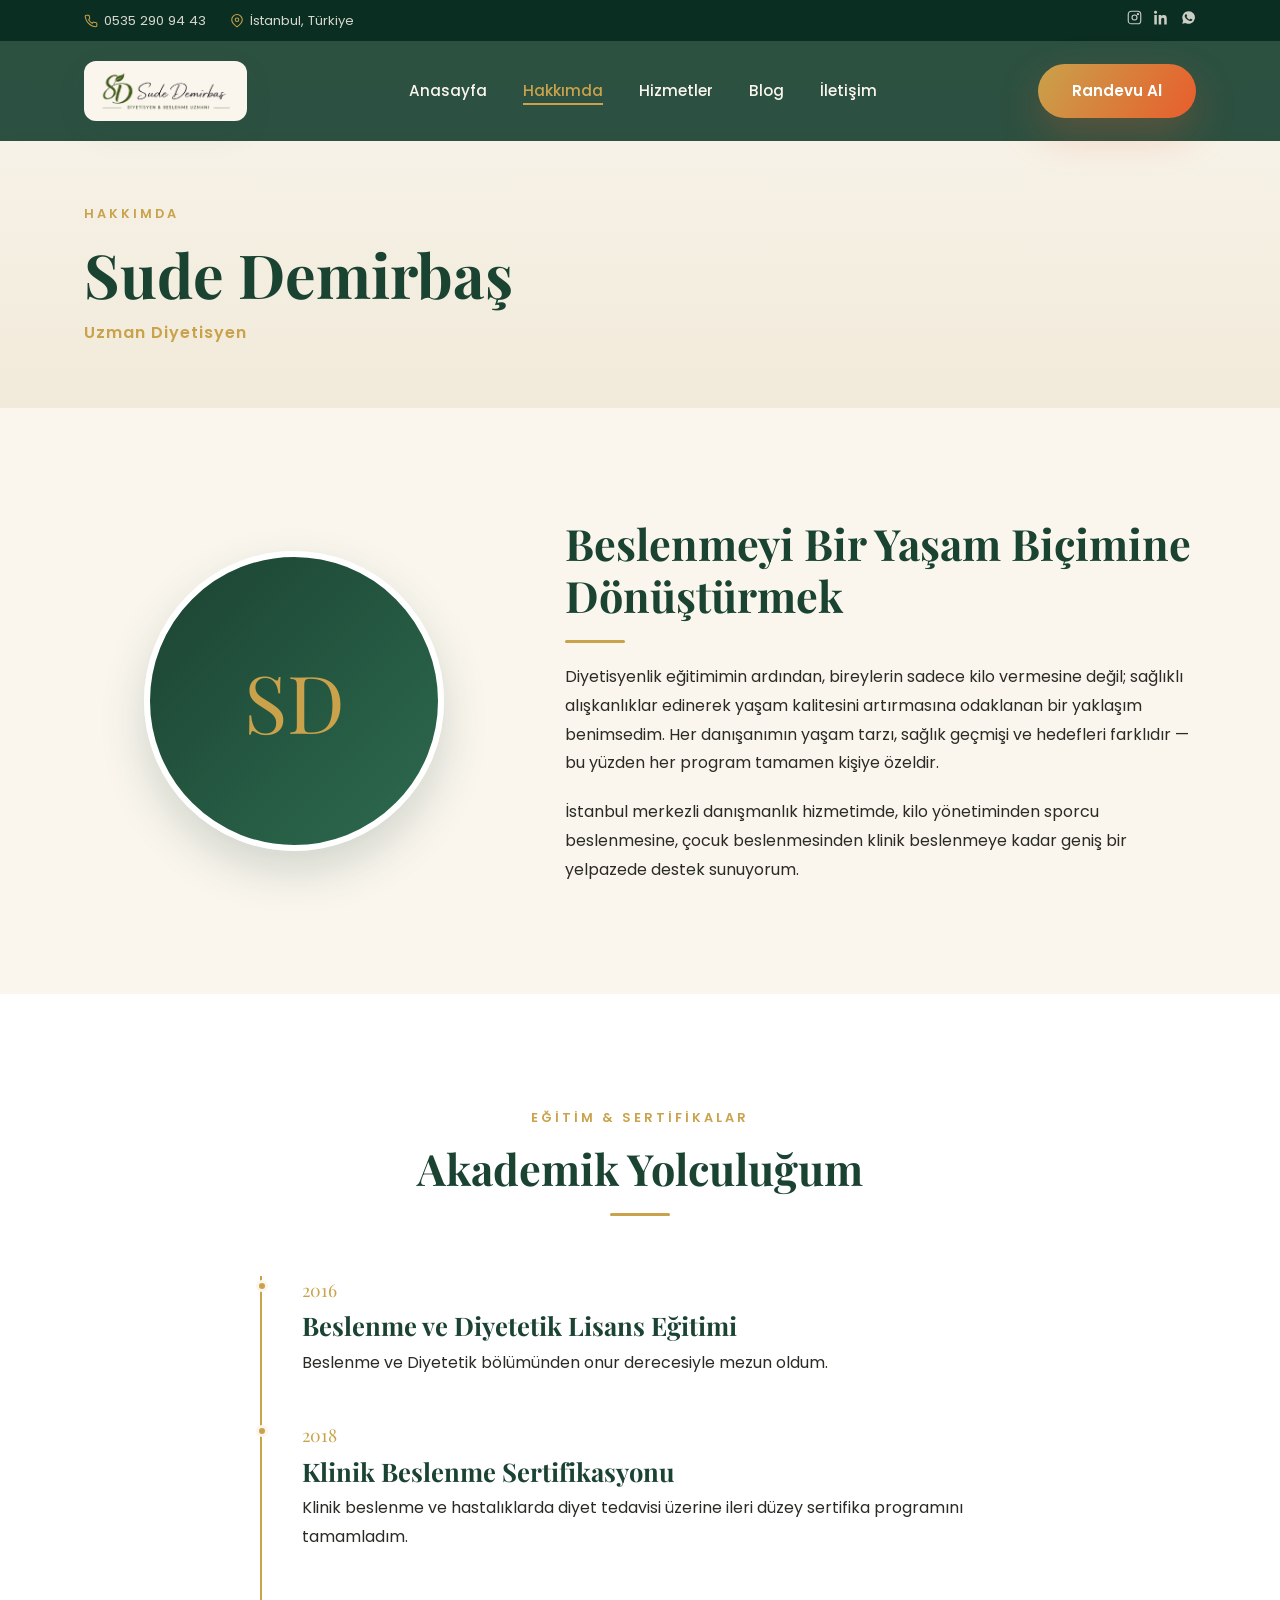
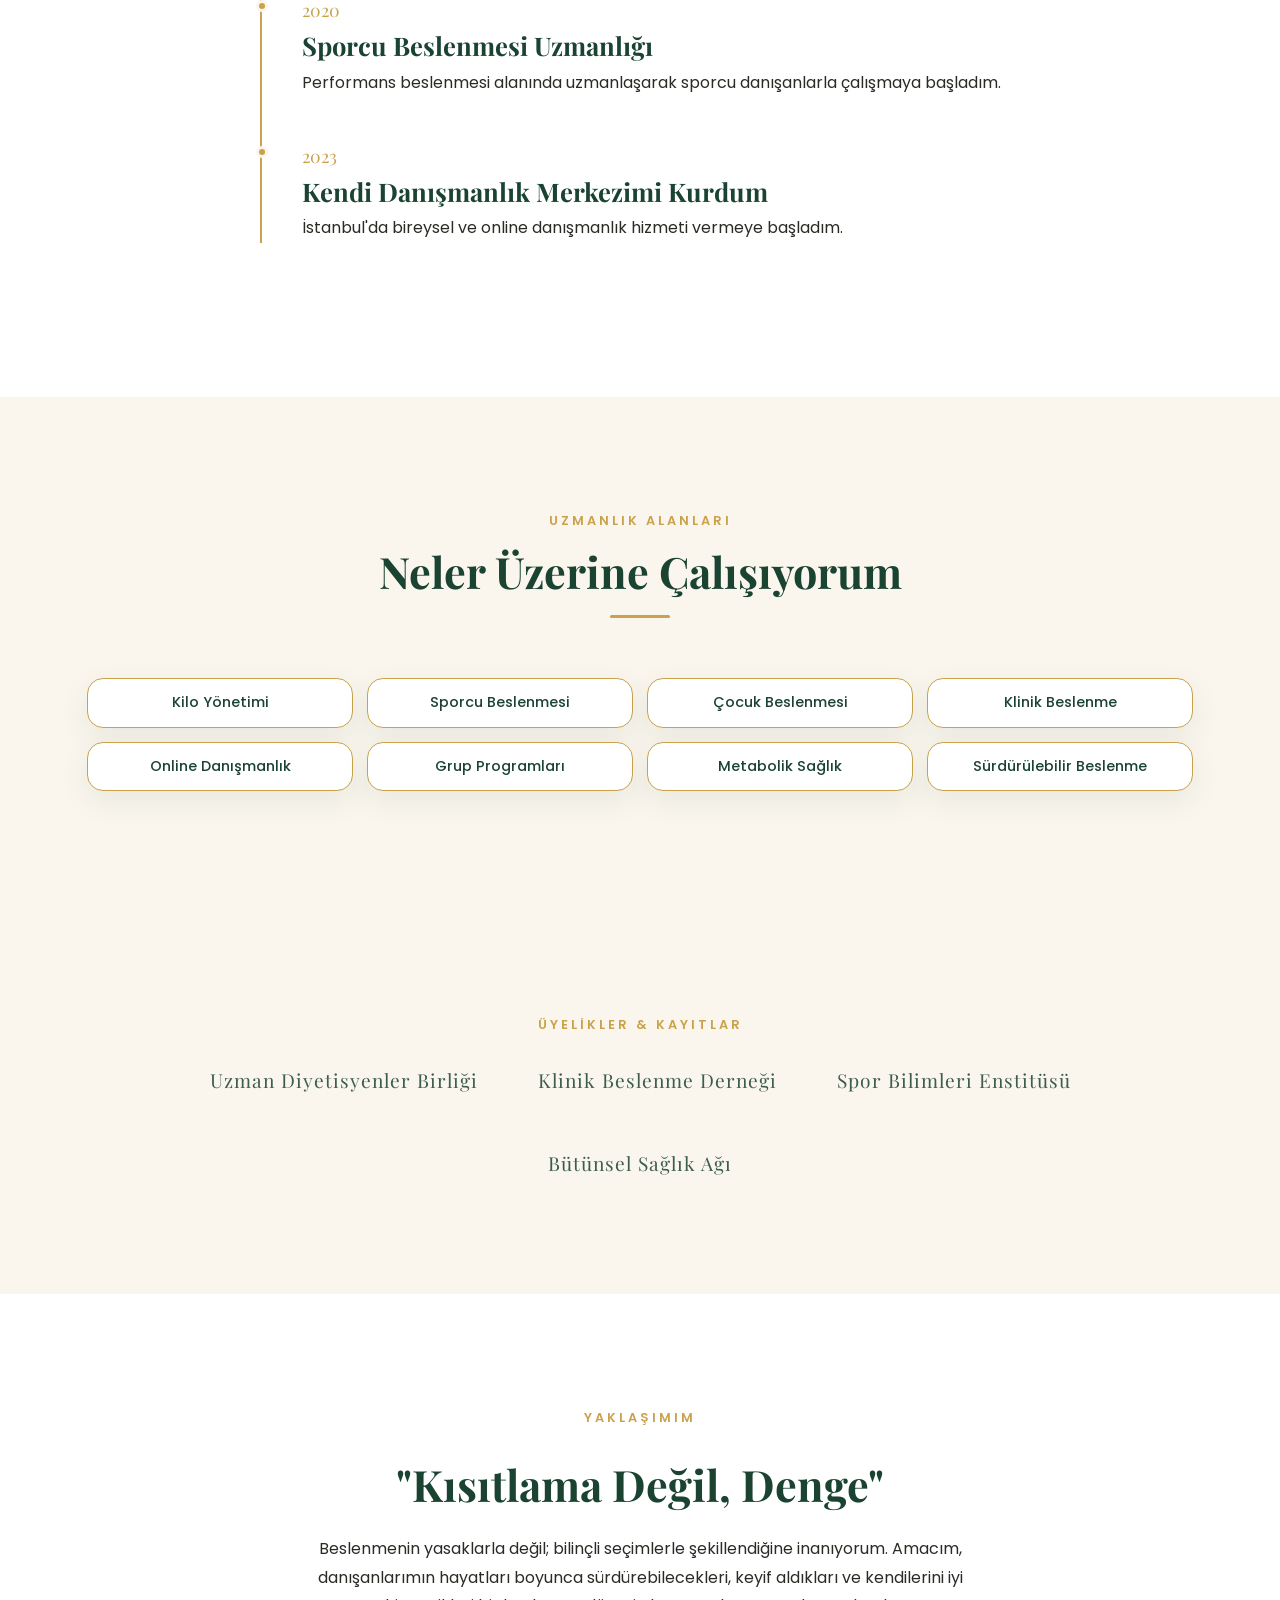
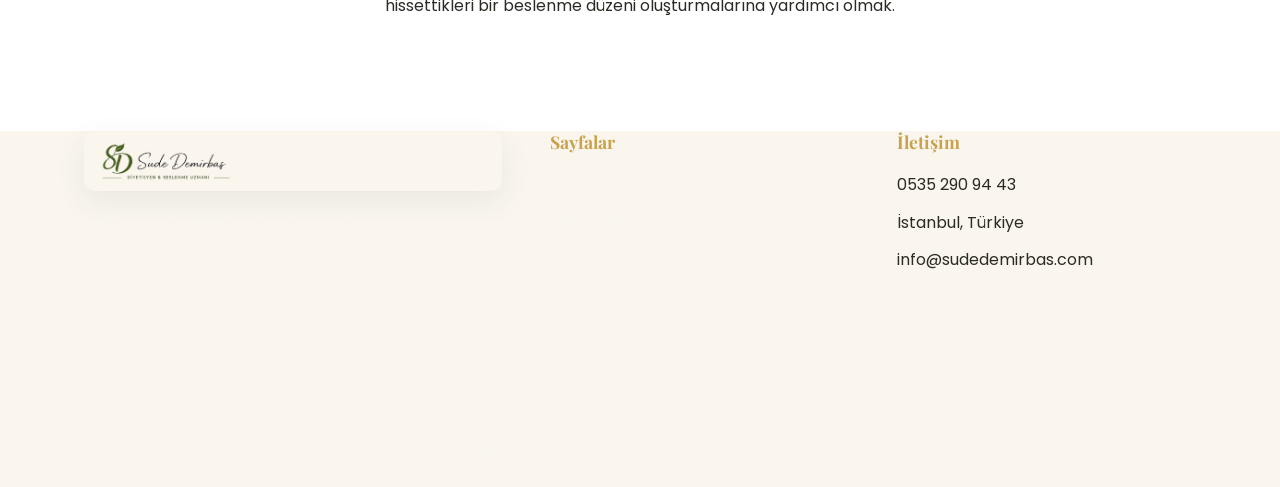
<file: hakkimda.html>
<!DOCTYPE html>
<html lang="tr">
<head>
  <meta charset="UTF-8">
  <meta name="viewport" content="width=device-width, initial-scale=1.0">
  <title>Hakkımda | Sude Demirbaş</title>
  <meta name="description" content="Sude Demirbaş'ın eğitimi, deneyimi ve beslenme danışmanlığı yaklaşımı.">
  <link rel="preconnect" href="https://fonts.googleapis.com">
  <link rel="preconnect" href="https://fonts.gstatic.com" crossorigin>
  <link href="https://fonts.googleapis.com/css2?family=Playfair+Display:wght@600;700;800&family=Poppins:wght@300;400;500;600;700&display=swap" rel="stylesheet">
  <link rel="stylesheet" href="css/style.css">
</head>
<body data-page="hakkimda">
  <header id="site-header" class="site-header"></header>
  <main>
    <section class="page-hero reveal">
      <div class="container">
        <span class="eyebrow">Hakkımda</span>
        <h1>Sude Demirbaş</h1>
        <p class="page-hero-desc">Uzman Diyetisyen</p>
      </div>
    </section>

    <section class="section about-intro">
      <div class="container about-intro-grid">
        <div class="about-portrait reveal">
          <div class="hero-portrait about-portrait-circle">
            <span class="hero-portrait-initial">SD</span>
          </div>
        </div>
        <div class="about-text reveal">
          <h2>Beslenmeyi Bir Yaşam Biçimine Dönüştürmek</h2>
          <div class="divider-gold" style="margin-left:0;"></div>
          <p>Diyetisyenlik eğitimimin ardından, bireylerin sadece kilo vermesine değil; sağlıklı alışkanlıklar edinerek yaşam kalitesini artırmasına odaklanan bir yaklaşım benimsedim. Her danışanımın yaşam tarzı, sağlık geçmişi ve hedefleri farklıdır — bu yüzden her program tamamen kişiye özeldir.</p>
          <p>İstanbul merkezli danışmanlık hizmetimde, kilo yönetiminden sporcu beslenmesine, çocuk beslenmesinden klinik beslenmeye kadar geniş bir yelpazede destek sunuyorum.</p>
        </div>
      </div>
    </section>

    <section class="section section--alt timeline-section">
      <div class="container">
        <div class="section-title-wrap reveal">
          <span class="eyebrow">Eğitim & Sertifikalar</span>
          <h2>Akademik Yolculuğum</h2>
          <div class="divider-gold"></div>
        </div>
        <div class="timeline">
          <div class="timeline-item reveal">
            <span class="timeline-year">2016</span>
            <div class="timeline-content">
              <h3>Beslenme ve Diyetetik Lisans Eğitimi</h3>
              <p>Beslenme ve Diyetetik bölümünden onur derecesiyle mezun oldum.</p>
            </div>
          </div>
          <div class="timeline-item reveal">
            <span class="timeline-year">2018</span>
            <div class="timeline-content">
              <h3>Klinik Beslenme Sertifikasyonu</h3>
              <p>Klinik beslenme ve hastalıklarda diyet tedavisi üzerine ileri düzey sertifika programını tamamladım.</p>
            </div>
          </div>
          <div class="timeline-item reveal">
            <span class="timeline-year">2020</span>
            <div class="timeline-content">
              <h3>Sporcu Beslenmesi Uzmanlığı</h3>
              <p>Performans beslenmesi alanında uzmanlaşarak sporcu danışanlarla çalışmaya başladım.</p>
            </div>
          </div>
          <div class="timeline-item reveal">
            <span class="timeline-year">2023</span>
            <div class="timeline-content">
              <h3>Kendi Danışmanlık Merkezimi Kurdum</h3>
              <p>İstanbul'da bireysel ve online danışmanlık hizmeti vermeye başladım.</p>
            </div>
          </div>
        </div>
      </div>
    </section>

    <section class="section expertise-section">
      <div class="container">
        <div class="section-title-wrap reveal">
          <span class="eyebrow">Uzmanlık Alanları</span>
          <h2>Neler Üzerine Çalışıyorum</h2>
          <div class="divider-gold"></div>
        </div>
        <div class="badge-list reveal">
          <span class="badge hover-expand">Kilo Yönetimi<span class="hover-expand-desc"><p>Sağlıklı ve kalıcı kilo kontrolü için sürdürülebilir beslenme stratejileri.</p></span></span>
          <span class="badge hover-expand">Sporcu Beslenmesi<span class="hover-expand-desc"><p>Performansı artıran, antrenman programına özel beslenme planları.</p></span></span>
          <span class="badge hover-expand">Çocuk Beslenmesi<span class="hover-expand-desc"><p>Büyüme çağına uygun, dengeli ve eğlenceli beslenme alışkanlıkları.</p></span></span>
          <span class="badge hover-expand">Klinik Beslenme<span class="hover-expand-desc"><p>Kronik rahatsızlıklarda tıbbi beslenme tedavisi desteği.</p></span></span>
          <span class="badge hover-expand">Online Danışmanlık<span class="hover-expand-desc"><p>Bulunduğunuz her yerden erişilebilir düzenli takip ve destek.</p></span></span>
          <span class="badge hover-expand">Grup Programları<span class="hover-expand-desc"><p>Aile ve arkadaş gruplarına özel, motivasyon odaklı programlar.</p></span></span>
          <span class="badge hover-expand">Metabolik Sağlık<span class="hover-expand-desc"><p>Metabolizmayı destekleyen bilimsel temelli beslenme yaklaşımları.</p></span></span>
          <span class="badge hover-expand">Sürdürülebilir Beslenme<span class="hover-expand-desc"><p>Kısıtlama değil, hayat boyu sürdürülebilir sağlıklı alışkanlıklar.</p></span></span>
        </div>
      </div>
    </section>

    <section class="section press-strip">
      <div class="container">
        <span class="eyebrow">Üyelikler & Kayıtlar</span>
        <div class="press-list reveal">
          <span class="press-item hover-expand">
            <span class="press-item-name">Uzman Diyetisyenler Birliği</span>
            <span class="hover-expand-desc"><p>Mesleki etik ve güncel uygulama standartlarını takip eden üyelik.</p></span>
          </span>
          <span class="press-item hover-expand">
            <span class="press-item-name">Klinik Beslenme Derneği</span>
            <span class="hover-expand-desc"><p>Klinik vaka takibi ve tedavi protokolleri üzerine iş birliği.</p></span>
          </span>
          <span class="press-item hover-expand">
            <span class="press-item-name">Spor Bilimleri Enstitüsü</span>
            <span class="hover-expand-desc"><p>Sporcu performans beslenmesi alanında akademik iş birliği.</p></span>
          </span>
          <span class="press-item hover-expand">
            <span class="press-item-name">Bütünsel Sağlık Ağı</span>
            <span class="hover-expand-desc"><p>Beslenmeyi bütünsel sağlık yaklaşımıyla ele alan uzman ağı.</p></span>
          </span>
        </div>
      </div>
    </section>

    <section class="section section--alt philosophy-section">
      <div class="container philosophy-inner reveal">
        <span class="eyebrow">Yaklaşımım</span>
        <h2>"Kısıtlama Değil, Denge"</h2>
        <p>Beslenmenin yasaklarla değil; bilinçli seçimlerle şekillendiğine inanıyorum. Amacım, danışanlarımın hayatları boyunca sürdürebilecekleri, keyif aldıkları ve kendilerini iyi hissettikleri bir beslenme düzeni oluşturmalarına yardımcı olmak.</p>
      </div>
    </section>
  </main>
  <footer id="site-footer"></footer>
  <script src="js/script.js" defer></script>
</body>
</html>
</file>
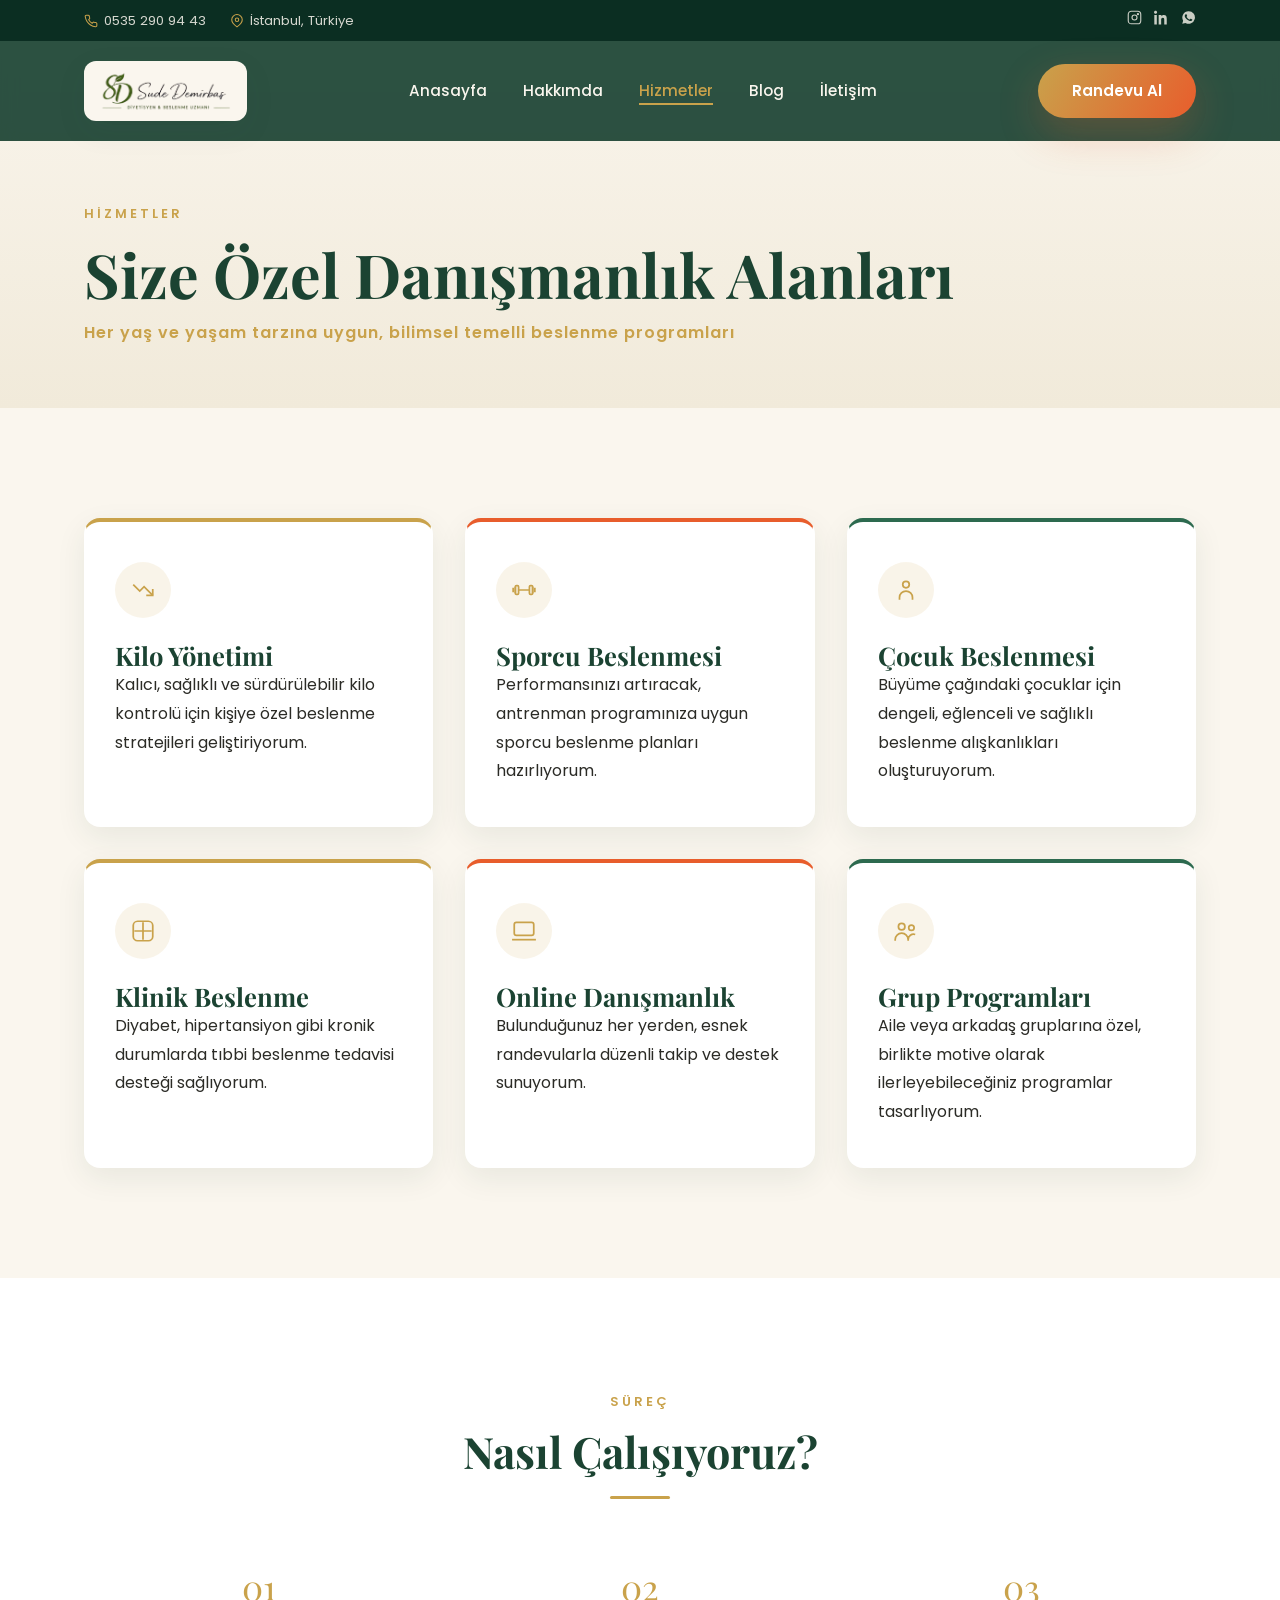
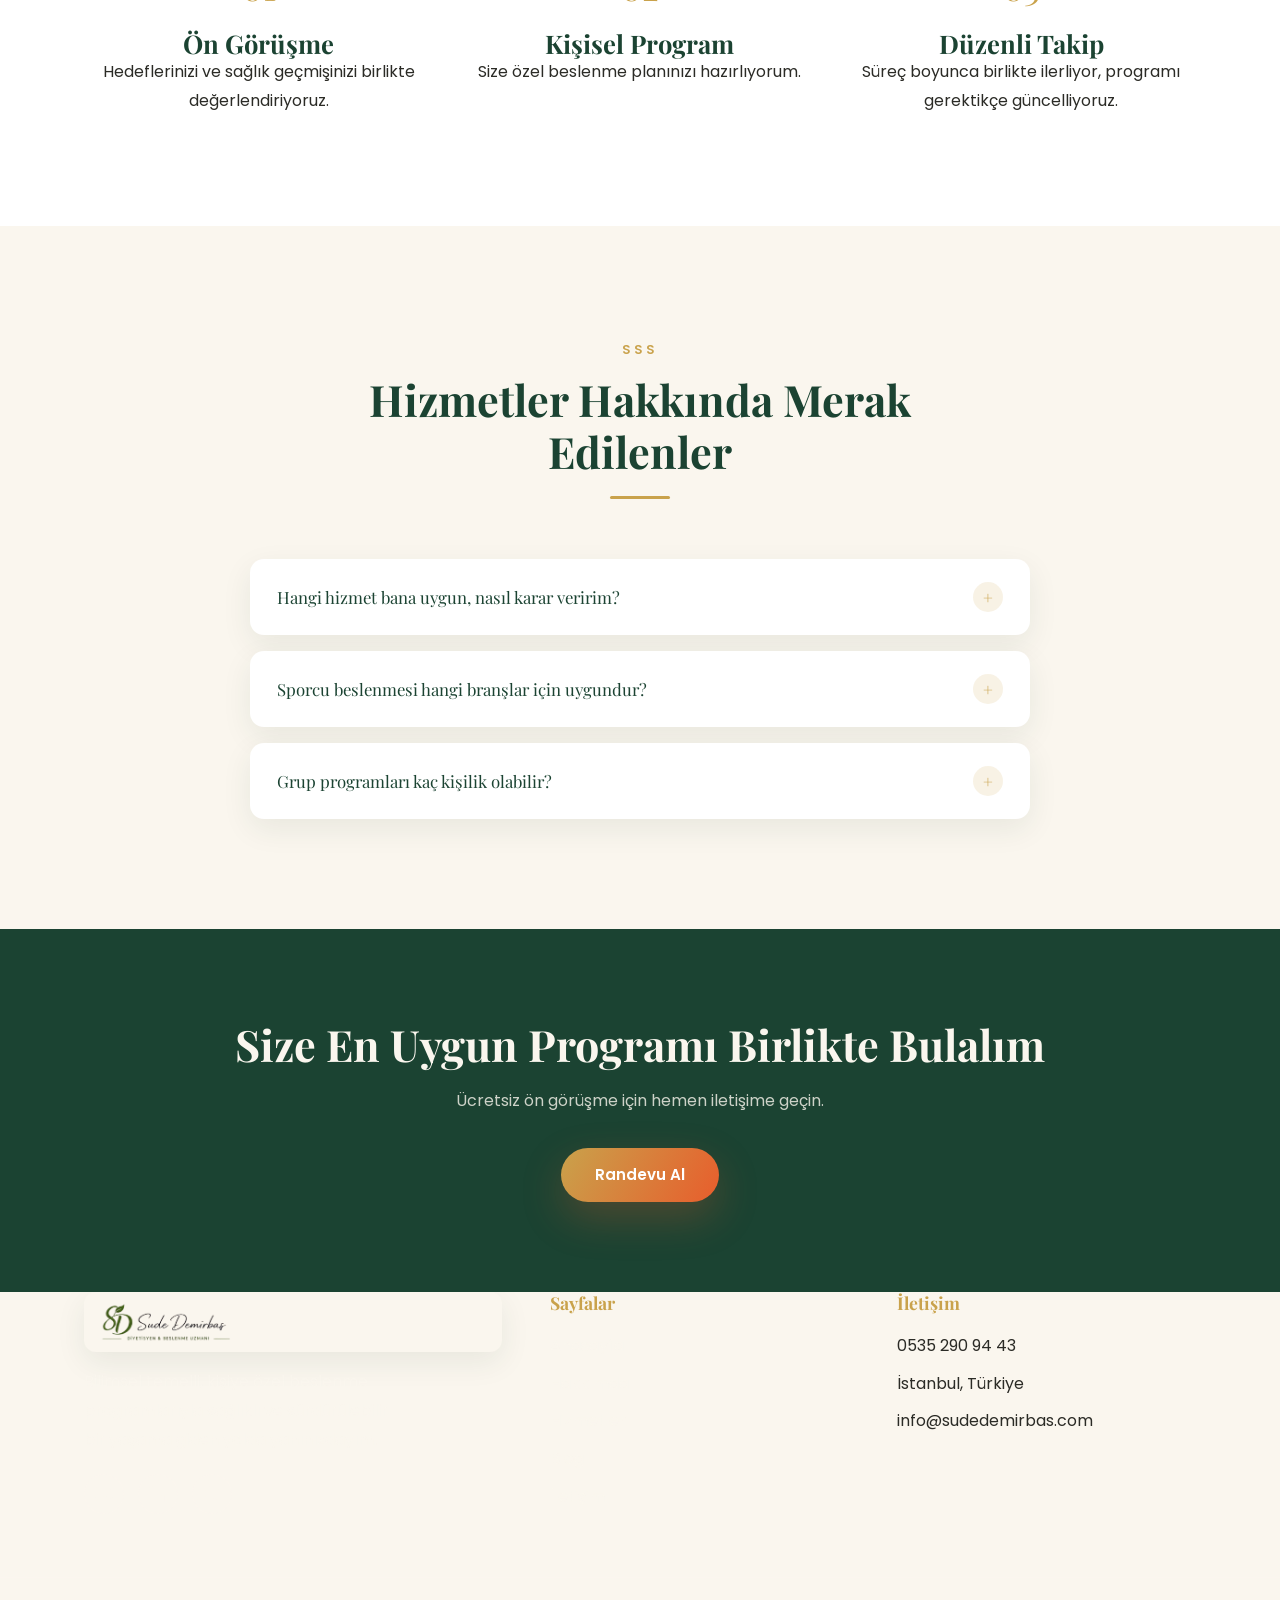
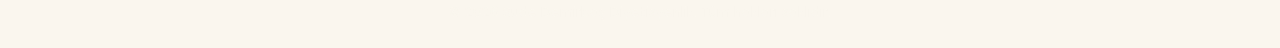
<file: hizmetler.html>
<!DOCTYPE html>
<html lang="tr">
<head>
  <meta charset="UTF-8">
  <meta name="viewport" content="width=device-width, initial-scale=1.0">
  <title>Hizmetler | Sude Demirbaş</title>
  <meta name="description" content="Kilo yönetimi, sporcu beslenmesi, çocuk beslenmesi ve daha fazlası için danışmanlık hizmetleri.">
  <link rel="preconnect" href="https://fonts.googleapis.com">
  <link rel="preconnect" href="https://fonts.gstatic.com" crossorigin>
  <link href="https://fonts.googleapis.com/css2?family=Playfair+Display:wght@600;700;800&family=Poppins:wght@300;400;500;600;700&display=swap" rel="stylesheet">
  <link rel="stylesheet" href="css/style.css">
</head>
<body data-page="hizmetler">
  <header id="site-header" class="site-header"></header>
  <main>
    <section class="page-hero reveal">
      <div class="container">
        <span class="eyebrow">Hizmetler</span>
        <h1>Size Özel Danışmanlık Alanları</h1>
        <p class="page-hero-desc">Her yaş ve yaşam tarzına uygun, bilimsel temelli beslenme programları</p>
      </div>
    </section>

    <section class="section services-section">
      <div class="container">
        <div class="grid grid-3">
          <div class="card reveal">
            <div class="card-icon"><svg viewBox="0 0 24 24" fill="none" stroke="currentColor" stroke-width="1.6"><path d="M3 7l6 6 4-4 8 8"/><path d="M15 17h6v-6"/></svg></div>
            <h3>Kilo Yönetimi</h3>
            <p>Kalıcı, sağlıklı ve sürdürülebilir kilo kontrolü için kişiye özel beslenme stratejileri geliştiriyorum.</p>
          </div>
          <div class="card reveal">
            <div class="card-icon"><svg viewBox="0 0 24 24" fill="none" stroke="currentColor" stroke-width="1.6"><path d="M4 9v6M2 10v4M20 9v6M22 10v4M7 12h10"/><rect x="4" y="8" width="3" height="8" rx="1"/><rect x="17" y="8" width="3" height="8" rx="1"/></svg></div>
            <h3>Sporcu Beslenmesi</h3>
            <p>Performansınızı artıracak, antrenman programınıza uygun sporcu beslenme planları hazırlıyorum.</p>
          </div>
          <div class="card reveal">
            <div class="card-icon"><svg viewBox="0 0 24 24" fill="none" stroke="currentColor" stroke-width="1.6"><circle cx="12" cy="7" r="3"/><path d="M6 21v-2a6 6 0 0112 0v2"/></svg></div>
            <h3>Çocuk Beslenmesi</h3>
            <p>Büyüme çağındaki çocuklar için dengeli, eğlenceli ve sağlıklı beslenme alışkanlıkları oluşturuyorum.</p>
          </div>
          <div class="card reveal">
            <div class="card-icon"><svg viewBox="0 0 24 24" fill="none" stroke="currentColor" stroke-width="1.6"><path d="M12 4v16M4 12h16"/><rect x="3" y="3" width="18" height="18" rx="4"/></svg></div>
            <h3>Klinik Beslenme</h3>
            <p>Diyabet, hipertansiyon gibi kronik durumlarda tıbbi beslenme tedavisi desteği sağlıyorum.</p>
          </div>
          <div class="card reveal">
            <div class="card-icon"><svg viewBox="0 0 24 24" fill="none" stroke="currentColor" stroke-width="1.6"><rect x="3" y="4" width="18" height="12" rx="2"/><path d="M1 20h22"/></svg></div>
            <h3>Online Danışmanlık</h3>
            <p>Bulunduğunuz her yerden, esnek randevularla düzenli takip ve destek sunuyorum.</p>
          </div>
          <div class="card reveal">
            <div class="card-icon"><svg viewBox="0 0 24 24" fill="none" stroke="currentColor" stroke-width="1.6"><circle cx="8" cy="8" r="3"/><circle cx="17" cy="9" r="2.5"/><path d="M2 21v-1a6 6 0 0112 0v1M14 21v-1a5 5 0 016.5-4.8"/></svg></div>
            <h3>Grup Programları</h3>
            <p>Aile veya arkadaş gruplarına özel, birlikte motive olarak ilerleyebileceğiniz programlar tasarlıyorum.</p>
          </div>
        </div>
      </div>
    </section>

    <section class="section section--alt process-section">
      <div class="container">
        <div class="section-title-wrap reveal">
          <span class="eyebrow">Süreç</span>
          <h2>Nasıl Çalışıyoruz?</h2>
          <div class="divider-gold"></div>
        </div>
        <div class="grid grid-3 process-grid">
          <div class="process-step reveal">
            <span class="process-number">01</span>
            <h3>Ön Görüşme</h3>
            <p>Hedeflerinizi ve sağlık geçmişinizi birlikte değerlendiriyoruz.</p>
          </div>
          <div class="process-step reveal">
            <span class="process-number">02</span>
            <h3>Kişisel Program</h3>
            <p>Size özel beslenme planınızı hazırlıyorum.</p>
          </div>
          <div class="process-step reveal">
            <span class="process-number">03</span>
            <h3>Düzenli Takip</h3>
            <p>Süreç boyunca birlikte ilerliyor, programı gerektikçe güncelliyoruz.</p>
          </div>
        </div>
      </div>
    </section>

    <section class="section faq-section">
      <div class="container">
        <div class="section-title-wrap reveal">
          <span class="eyebrow">SSS</span>
          <h2>Hizmetler Hakkında Merak Edilenler</h2>
          <div class="divider-gold"></div>
        </div>
        <div class="faq-list reveal">
          <div class="faq-item">
            <button class="faq-question"><span>Hangi hizmet bana uygun, nasıl karar veririm?</span><span class="faq-icon">+</span></button>
            <div class="faq-answer"><p>Ücretsiz ön görüşmede hedeflerinizi değerlendirip size en uygun hizmeti birlikte belirliyoruz.</p></div>
          </div>
          <div class="faq-item">
            <button class="faq-question"><span>Sporcu beslenmesi hangi branşlar için uygundur?</span><span class="faq-icon">+</span></button>
            <div class="faq-answer"><p>Fitness, koşu, takım sporları ve profesyonel performans sporcuları dahil geniş bir yelpazede program hazırlıyorum.</p></div>
          </div>
          <div class="faq-item">
            <button class="faq-question"><span>Grup programları kaç kişilik olabilir?</span><span class="faq-icon">+</span></button>
            <div class="faq-answer"><p>Aile bireyleri veya arkadaş grupları için genellikle 2-6 kişilik gruplar halinde ilerliyoruz.</p></div>
          </div>
        </div>
      </div>
    </section>

    <section class="cta-band reveal">
      <div class="container cta-inner">
        <h2>Size En Uygun Programı Birlikte Bulalım</h2>
        <p>Ücretsiz ön görüşme için hemen iletişime geçin.</p>
        <a href="iletisim.html" class="btn btn-primary">Randevu Al</a>
      </div>
    </section>
  </main>
  <footer id="site-footer"></footer>
  <script src="js/script.js" defer></script>
</body>
</html>
</file>
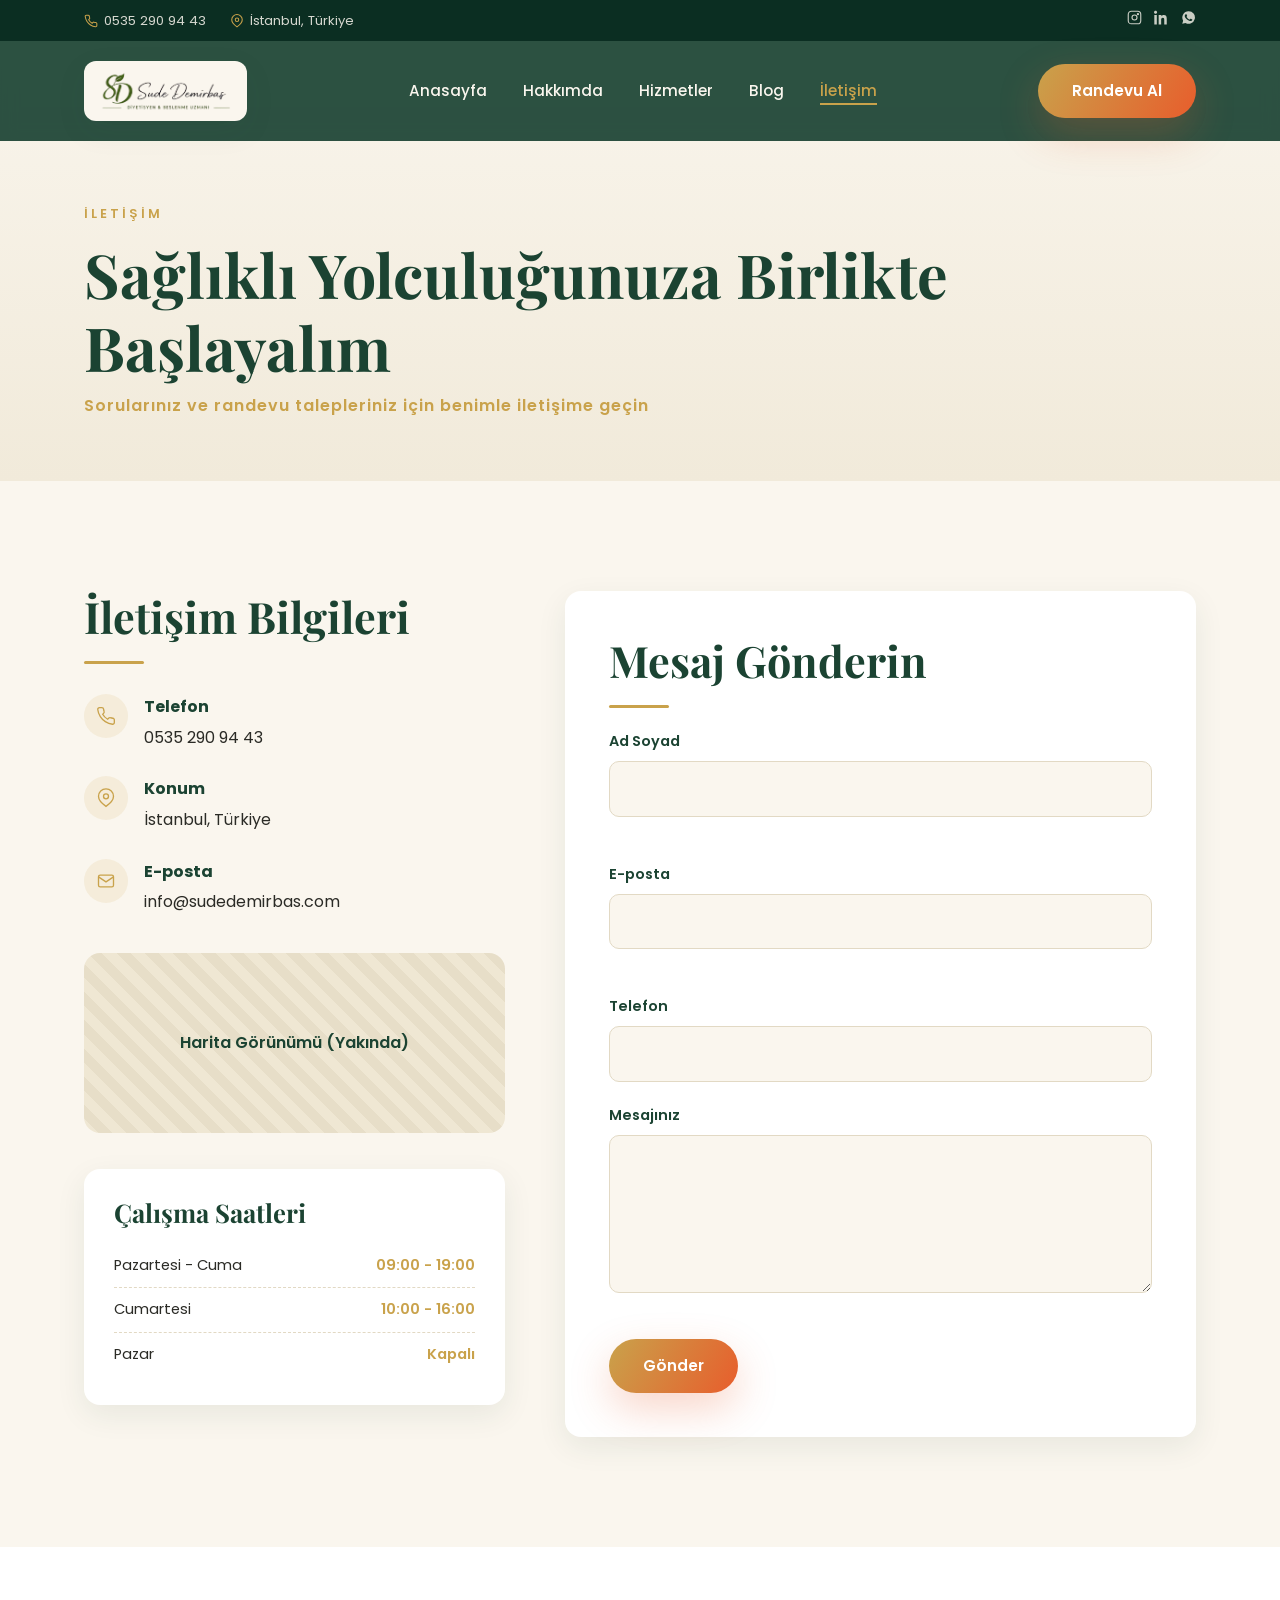
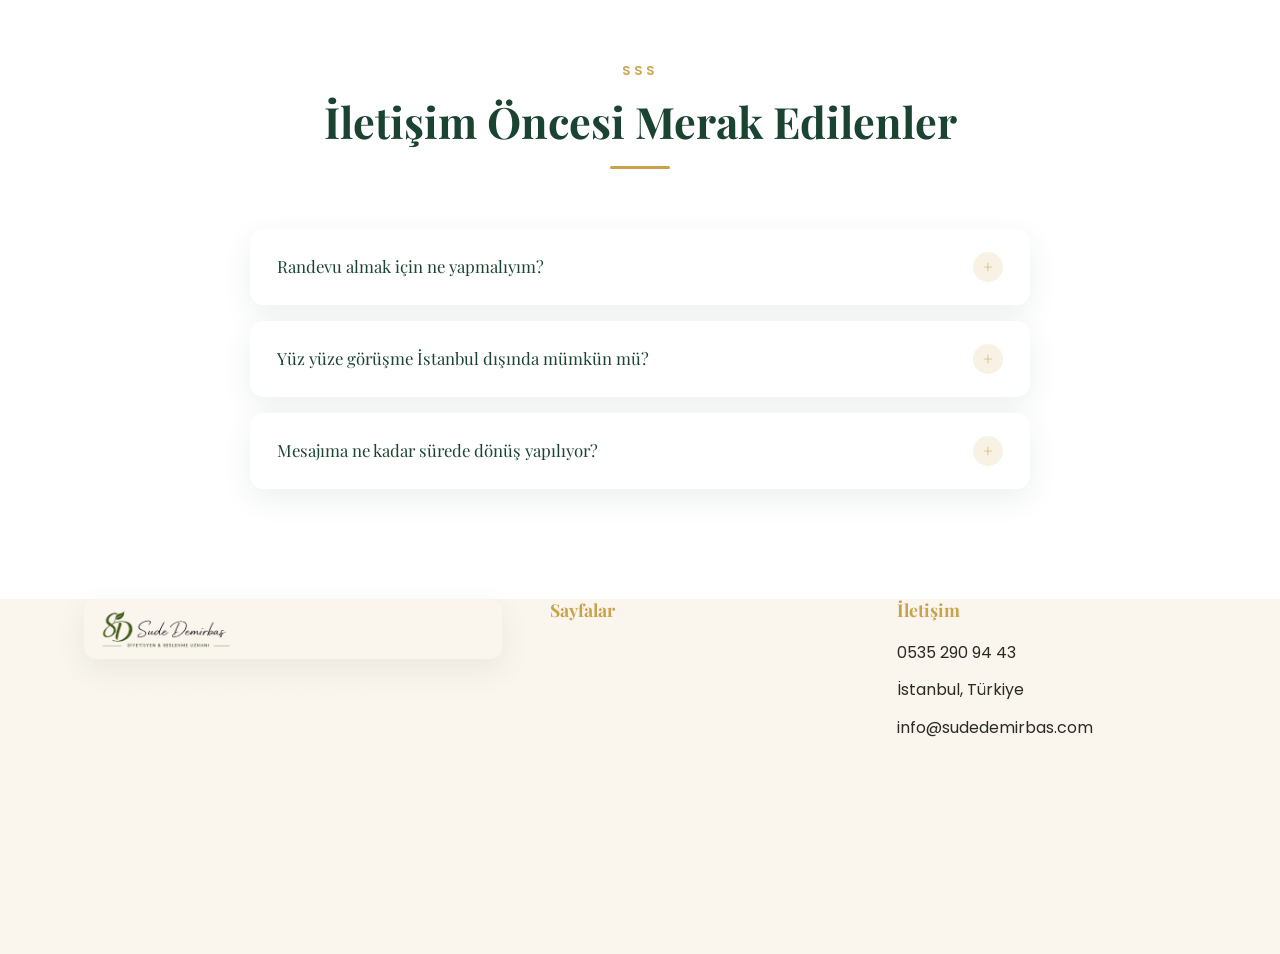
<file: iletisim.html>
<!DOCTYPE html>
<html lang="tr">
<head>
  <meta charset="UTF-8">
  <meta name="viewport" content="width=device-width, initial-scale=1.0">
  <title>İletişim | Sude Demirbaş</title>
  <meta name="description" content="Sude Demirbaş ile iletişime geçin, randevu talep edin.">
  <link rel="preconnect" href="https://fonts.googleapis.com">
  <link rel="preconnect" href="https://fonts.gstatic.com" crossorigin>
  <link href="https://fonts.googleapis.com/css2?family=Playfair+Display:wght@600;700;800&family=Poppins:wght@300;400;500;600;700&display=swap" rel="stylesheet">
  <link rel="stylesheet" href="css/style.css">
</head>
<body data-page="iletisim">
  <header id="site-header" class="site-header"></header>
  <main>
    <section class="page-hero reveal">
      <div class="container">
        <span class="eyebrow">İletişim</span>
        <h1>Sağlıklı Yolculuğunuza Birlikte Başlayalım</h1>
        <p class="page-hero-desc">Sorularınız ve randevu talepleriniz için benimle iletişime geçin</p>
      </div>
    </section>

    <section class="section contact-section">
      <div class="container contact-grid">
        <div class="contact-info reveal">
          <h2>İletişim Bilgileri</h2>
          <div class="divider-gold" style="margin-left:0;"></div>
          <ul class="contact-list">
            <li>
              <span class="contact-icon"><svg viewBox="0 0 24 24" fill="none" stroke="currentColor" stroke-width="1.6"><path d="M22 16.9v3a2 2 0 01-2.2 2 19.8 19.8 0 01-8.6-3.1 19.5 19.5 0 01-6-6A19.8 19.8 0 012.1 4.2 2 2 0 014.1 2h3a2 2 0 012 1.7c.1.9.3 1.8.6 2.7a2 2 0 01-.4 2.1L8 9.9a16 16 0 006 6l1.4-1.4a2 2 0 012.1-.4c.9.3 1.8.5 2.7.6a2 2 0 011.8 2.2z"/></svg></span>
              <div><strong>Telefon</strong><p>0535 290 94 43</p></div>
            </li>
            <li>
              <span class="contact-icon"><svg viewBox="0 0 24 24" fill="none" stroke="currentColor" stroke-width="1.6"><path d="M21 10c0 6-9 12-9 12S3 16 3 10a9 9 0 0118 0z"/><circle cx="12" cy="10" r="3"/></svg></span>
              <div><strong>Konum</strong><p>İstanbul, Türkiye</p></div>
            </li>
            <li>
              <span class="contact-icon"><svg viewBox="0 0 24 24" fill="none" stroke="currentColor" stroke-width="1.6"><rect x="3" y="5" width="18" height="14" rx="2"/><path d="M3 7l9 6 9-6"/></svg></span>
              <div><strong>E-posta</strong><p>info@sudedemirbas.com</p></div>
            </li>
          </ul>
          <div class="contact-map">Harita Görünümü (Yakında)</div>
          <div class="hours-card">
            <h3>Çalışma Saatleri</h3>
            <div class="hours-row"><span>Pazartesi - Cuma</span><span>09:00 - 19:00</span></div>
            <div class="hours-row"><span>Cumartesi</span><span>10:00 - 16:00</span></div>
            <div class="hours-row"><span>Pazar</span><span>Kapalı</span></div>
          </div>
        </div>
        <form class="contact-form reveal" id="contact-form" novalidate>
          <h2>Mesaj Gönderin</h2>
          <div class="divider-gold" style="margin-left:0;"></div>
          <div class="form-group">
            <label for="name">Ad Soyad</label>
            <input type="text" id="name" name="name" required>
            <span class="form-error" id="name-error"></span>
          </div>
          <div class="form-group">
            <label for="email">E-posta</label>
            <input type="email" id="email" name="email" required>
            <span class="form-error" id="email-error"></span>
          </div>
          <div class="form-group">
            <label for="phone">Telefon</label>
            <input type="tel" id="phone" name="phone">
          </div>
          <div class="form-group">
            <label for="message">Mesajınız</label>
            <textarea id="message" name="message" rows="5" required></textarea>
            <span class="form-error" id="message-error"></span>
          </div>
          <button type="submit" class="btn btn-primary">Gönder</button>
          <p class="form-success" id="form-success">Mesajınız alındı, en kısa sürede size dönüş yapacağım.</p>
        </form>
      </div>
    </section>

    <section class="section section--alt faq-section">
      <div class="container">
        <div class="section-title-wrap reveal">
          <span class="eyebrow">SSS</span>
          <h2>İletişim Öncesi Merak Edilenler</h2>
          <div class="divider-gold"></div>
        </div>
        <div class="faq-list reveal">
          <div class="faq-item">
            <button class="faq-question"><span>Randevu almak için ne yapmalıyım?</span><span class="faq-icon">+</span></button>
            <div class="faq-answer"><p>Formu doldurabilir ya da doğrudan 0535 290 94 43 numarasından WhatsApp üzerinden ulaşabilirsiniz.</p></div>
          </div>
          <div class="faq-item">
            <button class="faq-question"><span>Yüz yüze görüşme İstanbul dışında mümkün mü?</span><span class="faq-icon">+</span></button>
            <div class="faq-answer"><p>İstanbul dışında online danışmanlık ile aynı kalitede hizmet sunuyorum.</p></div>
          </div>
          <div class="faq-item">
            <button class="faq-question"><span>Mesajıma ne kadar sürede dönüş yapılıyor?</span><span class="faq-icon">+</span></button>
            <div class="faq-answer"><p>Mesajlarınıza genellikle aynı iş günü içinde, en geç 24 saat içinde dönüş yapıyorum.</p></div>
          </div>
        </div>
      </div>
    </section>
  </main>
  <footer id="site-footer"></footer>
  <script src="js/script.js" defer></script>
</body>
</html>
</file>
<file: css/style.css>
/* ============ DESIGN TOKENS ============ */
:root {
  --color-primary: #1B4332;
  --color-primary-deep: #0B2E22;
  --color-primary-light: #2D6A4F;
  --color-gold: #C9A24B;
  --color-gold-light: #E4C077;
  --color-accent: #E85D2C;
  --color-accent-light: #FF8C61;
  --color-blush: #FDEDE4;
  --color-cream: #FAF6EE;
  --color-text: #2B2B26;
  --color-white: #FFFFFF;
  --font-heading: 'Playfair Display', serif;
  --font-body: 'Poppins', sans-serif;
  --radius: 16px;
  --shadow-soft: 0 10px 30px rgba(27, 67, 50, 0.08);
  --shadow-strong: 0 20px 45px rgba(27, 67, 50, 0.18);
  --shadow-color-pop: 0 16px 40px rgba(232, 93, 44, 0.25);
  --transition: 0.3s ease;
  --container-width: 1160px;
}

/* ============ RESET ============ */
*, *::before, *::after { box-sizing: border-box; margin: 0; padding: 0; }
html { scroll-behavior: smooth; }
body {
  font-family: var(--font-body);
  color: var(--color-text);
  background: var(--color-cream);
  line-height: 1.6;
  overflow-x: hidden;
}
img { max-width: 100%; display: block; }
a { text-decoration: none; color: inherit; }
ul { list-style: none; }
button { font: inherit; cursor: pointer; border: none; background: none; }
input, textarea { font: inherit; }

/* ============ TYPOGRAPHY ============ */
h1, h2, h3, h4 { font-family: var(--font-heading); color: var(--color-primary); line-height: 1.2; font-weight: 700; }
h1 { font-size: clamp(2.4rem, 5vw, 3.8rem); }
h2 { font-size: clamp(1.9rem, 4vw, 2.7rem); }
h3 { font-size: clamp(1.3rem, 3vw, 1.6rem); }
p { line-height: 1.8; color: var(--color-text); }

/* ============ LAYOUT ============ */
.container { max-width: var(--container-width); margin: 0 auto; padding: 0 24px; }
.section { padding: 110px 0; }
.section--alt { background: var(--color-white); }
.section-title-wrap { text-align: center; max-width: 640px; margin: 0 auto 60px; }
.eyebrow { display: inline-block; text-transform: uppercase; letter-spacing: 3px; color: var(--color-gold); font-size: 0.8rem; font-weight: 600; margin-bottom: 14px; }
.divider-gold { width: 60px; height: 3px; background: var(--color-gold); margin: 18px auto 0; border-radius: 3px; }
.grid { display: grid; gap: 32px; }
.grid-3 { grid-template-columns: repeat(3, 1fr); }
.grid-2 { grid-template-columns: repeat(2, 1fr); }

/* ============ BUTTONS ============ */
.btn { display: inline-flex; align-items: center; gap: 10px; padding: 15px 34px; border-radius: 50px; font-weight: 600; font-size: 0.95rem; transition: var(--transition); }
.btn-primary { background: linear-gradient(120deg, var(--color-gold), var(--color-accent)); color: var(--color-white); box-shadow: var(--shadow-color-pop); }
.btn-primary:hover { background: var(--color-primary); color: var(--color-white); transform: translateY(-3px); box-shadow: var(--shadow-strong); }
.btn-outline { border: 2px solid var(--color-gold); color: var(--color-primary); }
.btn-outline:hover { background: var(--color-gold); color: var(--color-primary); transform: translateY(-3px); }
.btn-light { border: 2px solid rgba(250,246,238,0.6); color: var(--color-cream); }
.btn-light:hover { background: var(--color-cream); color: var(--color-primary); }

/* ============ CARDS ============ */
.card { background: var(--color-white); border-radius: var(--radius); padding: 40px 30px; box-shadow: var(--shadow-soft); transition: var(--transition); border: 1px solid transparent; }
.card:hover { transform: translateY(-10px); border-color: var(--color-gold); box-shadow: var(--shadow-strong); }
.card-icon { width: 56px; height: 56px; border-radius: 50%; background: rgba(201,162,75,0.12); display: flex; align-items: center; justify-content: center; margin-bottom: 22px; color: var(--color-gold); }
.card-icon svg { width: 26px; height: 26px; }
.card-link { display: inline-block; margin-top: 16px; color: var(--color-gold); font-weight: 600; font-size: 0.9rem; }

/* ============ REVEAL ANIMATION ============ */
.reveal { opacity: 0; transform: translateY(36px); transition: opacity 0.8s ease, transform 0.8s ease; }
.reveal.is-visible { opacity: 1; transform: translateY(0); }

/* ============ HEADER ============ */
.site-header { position: fixed; top: 0; left: 0; width: 100%; z-index: 1000; background: rgba(27,67,50,0.92); backdrop-filter: blur(8px); transition: var(--transition); }
.site-header.scrolled { box-shadow: var(--shadow-strong); }
.header-inner { display: flex; align-items: center; justify-content: space-between; padding: 20px 24px; transition: var(--transition); }
.logo { display: flex; align-items: center; line-height: 1.1; }
.logo-badge { background: var(--color-cream); border-radius: 12px; padding: 8px 16px; box-shadow: var(--shadow-soft); transition: var(--transition); }
.logo-badge:hover { transform: translateY(-2px); box-shadow: var(--shadow-strong); }
.logo-badge img { height: 44px; width: auto; display: block; }
.nav-list { display: flex; gap: 36px; }
.nav-list a { color: var(--color-cream); font-size: 0.95rem; font-weight: 500; position: relative; padding-bottom: 4px; }
.nav-list a::after { content: ''; position: absolute; left: 0; bottom: 0; width: 0; height: 2px; background: var(--color-gold); transition: var(--transition); }
.nav-list a:hover::after, .nav-list a.active::after { width: 100%; }
.nav-list a.active { color: var(--color-gold); }
.header-actions { display: flex; align-items: center; gap: 20px; }
.nav-toggle { display: none; flex-direction: column; gap: 5px; width: 28px; }
.nav-toggle span { display: block; height: 2px; background: var(--color-cream); border-radius: 2px; transition: var(--transition); }
.nav-toggle.open span:nth-child(1) { transform: translateY(7px) rotate(45deg); }
.nav-toggle.open span:nth-child(2) { opacity: 0; }
.nav-toggle.open span:nth-child(3) { transform: translateY(-7px) rotate(-45deg); }

@media (max-width: 860px) {
  .nav-toggle { display: flex; }
  .nav-list { position: fixed; top: 0; right: -100%; width: 78%; max-width: 320px; height: 100vh; background: var(--color-primary); flex-direction: column; padding: 120px 36px; gap: 28px; transition: right 0.4s ease; }
  .nav-list.open { right: 0; }
}

/* ============ FOOTER ============ */
.site-footer { background: var(--color-primary); color: var(--color-cream); padding: 80px 0 0; }
.footer-grid { display: grid; grid-template-columns: 1.4fr 1fr 1fr; gap: 48px; padding-bottom: 56px; }
.footer-desc { margin-top: 16px; color: rgba(250,246,238,0.75); max-width: 320px; }
.footer-heading { font-family: var(--font-heading); font-size: 1.1rem; color: var(--color-gold); margin-bottom: 20px; }
.footer-links li { margin-bottom: 12px; }
.footer-links a { color: rgba(250,246,238,0.8); transition: var(--transition); }
.footer-links a:hover { color: var(--color-gold); }
.footer-social { display: flex; gap: 14px; margin-top: 20px; }
.footer-social a { width: 40px; height: 40px; border-radius: 50%; border: 1px solid rgba(250,246,238,0.3); display: flex; align-items: center; justify-content: center; transition: var(--transition); color: var(--color-cream); }
.footer-social a:hover { background: var(--color-gold); border-color: var(--color-gold); color: var(--color-primary); }
.footer-bottom { border-top: 1px solid rgba(250,246,238,0.15); padding: 24px 0; text-align: center; font-size: 0.85rem; color: rgba(250,246,238,0.6); }

@media (max-width: 760px) {
  .footer-grid { grid-template-columns: 1fr; }
  .grid-3, .grid-2 { grid-template-columns: 1fr; }
}

/* ============ HERO ============ */
.hero { min-height: 100vh; display: flex; align-items: center; padding-top: 150px; background: linear-gradient(180deg, var(--color-cream) 0%, #F1EADA 100%); position: relative; overflow: hidden; }
.hero-inner { display: grid; grid-template-columns: 1.1fr 0.9fr; gap: 60px; align-items: center; }
.hero-desc { margin: 24px 0 36px; max-width: 480px; font-size: 1.05rem; }
.hero-actions { display: flex; gap: 18px; flex-wrap: wrap; }
.hero-visual { display: flex; justify-content: center; position: relative; }
.hero-portrait { width: 340px; height: 340px; border-radius: 50%; background: linear-gradient(135deg, var(--color-primary), var(--color-primary-light)); display: flex; align-items: center; justify-content: center; box-shadow: var(--shadow-strong); border: 6px solid var(--color-white); overflow: hidden; }
.hero-portrait img { width: 100%; height: 100%; object-fit: cover; object-position: center center; }
.hero-portrait-initial { font-family: var(--font-heading); font-size: 5rem; color: var(--color-gold); }
.hero-badge { position: absolute; bottom: 10px; left: 0; background: var(--color-white); border-radius: var(--radius); padding: 16px 24px; box-shadow: var(--shadow-strong); text-align: center; }
.hero-badge strong { display: block; font-family: var(--font-heading); font-size: 1.6rem; color: var(--color-gold); }
.hero-badge span { font-size: 0.75rem; color: var(--color-text); }

/* ============ STATS ============ */
.stats-grid { text-align: center; }
.stat-number { font-family: var(--font-heading); font-size: 3rem; color: var(--color-primary); }
.stat-plus { font-family: var(--font-heading); font-size: 2rem; color: var(--color-gold); }
.stat p { margin-top: 8px; text-transform: uppercase; letter-spacing: 2px; font-size: 0.8rem; }

/* ============ TESTIMONIALS ============ */
.testimonial-text { font-style: italic; margin-bottom: 20px; }
.testimonial-author { font-weight: 600; color: var(--color-gold); }

/* ============ CTA BAND ============ */
.cta-band { background: var(--color-primary); padding: 90px 0; text-align: center; }
.cta-inner h2 { color: var(--color-cream); }
.cta-inner p { color: rgba(250,246,238,0.8); margin: 16px 0 32px; }

@media (max-width: 900px) {
  .hero-inner { grid-template-columns: 1fr; text-align: center; }
  .hero-actions { justify-content: center; }
  .hero-visual { margin-top: 40px; }
}

/* ============ PAGE HERO (inner pages) ============ */
.page-hero { padding: 200px 0 60px; background: linear-gradient(180deg, var(--color-cream), #F1EADA); text-align: left; }
.page-hero-desc { color: var(--color-gold); font-weight: 600; letter-spacing: 1px; margin-top: 8px; }

/* ============ ABOUT ============ */
.about-intro-grid { display: grid; grid-template-columns: 0.8fr 1.2fr; gap: 60px; align-items: center; }
.about-portrait-circle { width: 300px; height: 300px; margin: 0 auto; }
.about-text p { margin-top: 20px; }

/* ============ TIMELINE ============ */
.timeline { max-width: 760px; margin: 0 auto; border-left: 2px solid var(--color-gold); padding-left: 40px; }
.timeline-item { position: relative; margin-bottom: 44px; }
.timeline-item::before { content: ''; position: absolute; left: -46px; top: 4px; width: 12px; height: 12px; border-radius: 50%; background: var(--color-gold); border: 3px solid var(--color-cream); }
.timeline-year { display: inline-block; font-family: var(--font-heading); color: var(--color-gold); font-size: 1.1rem; margin-bottom: 6px; }
.timeline-content h3 { margin-bottom: 8px; }

/* ============ BADGES ============ */
.badge-list { display: flex; flex-wrap: wrap; gap: 14px; justify-content: center; }
.badge { display: flex; flex-direction: column; align-items: center; text-align: center; background: var(--color-white); border: 1px solid var(--color-gold); color: var(--color-primary); padding: 12px 22px; border-radius: 16px; font-size: 0.9rem; font-weight: 500; box-shadow: var(--shadow-soft); transition: var(--transition); }
.badge:hover { box-shadow: var(--shadow-strong); border-color: var(--color-accent); }
.badge .hover-expand-desc p { color: var(--color-text); }

/* ============ PHILOSOPHY ============ */
.philosophy-inner { max-width: 700px; margin: 0 auto; text-align: center; }
.philosophy-inner h2 { margin: 16px 0 24px; }

@media (max-width: 860px) {
  .about-intro-grid { grid-template-columns: 1fr; text-align: center; }
  .timeline { padding-left: 30px; }
  .timeline-item::before { left: -36px; }
}

/* ============ PROCESS ============ */
.process-grid { text-align: center; }
.process-number { display: block; font-family: var(--font-heading); font-size: 2.2rem; color: var(--color-gold); margin-bottom: 12px; }

/* ============ BLOG ============ */
.blog-filters { display: flex; justify-content: center; gap: 14px; margin-bottom: 50px; flex-wrap: wrap; }
.filter-btn { padding: 10px 26px; border-radius: 50px; border: 1px solid var(--color-gold); color: var(--color-primary); background: transparent; font-weight: 500; transition: var(--transition); }
.filter-btn.active, .filter-btn:hover { background: var(--color-gold); color: var(--color-primary); }
.blog-thumb { height: 180px; border-radius: calc(var(--radius) - 4px); margin-bottom: 20px; background: linear-gradient(135deg, var(--color-primary), var(--color-gold)); }
.blog-thumb--2 { background: linear-gradient(135deg, var(--color-primary-light), var(--color-gold)); }
.blog-thumb--3 { background: linear-gradient(135deg, var(--color-gold), var(--color-primary)); }
.blog-thumb--4 { background: linear-gradient(135deg, var(--color-primary), var(--color-primary-light)); }
.blog-thumb--5 { background: linear-gradient(135deg, var(--color-gold), var(--color-primary-light)); }
.blog-thumb--6 { background: linear-gradient(135deg, var(--color-primary-light), var(--color-primary)); }
.blog-date { color: var(--color-gold); font-size: 0.8rem; font-weight: 600; letter-spacing: 1px; text-transform: uppercase; }
.blog-card h3 { margin: 10px 0 12px; }

/* ============ CONTACT ============ */
.contact-grid { display: grid; grid-template-columns: 0.8fr 1.2fr; gap: 60px; }
.contact-list { margin-top: 30px; display: flex; flex-direction: column; gap: 24px; }
.contact-list li { display: flex; gap: 16px; align-items: flex-start; }
.contact-icon { width: 44px; height: 44px; border-radius: 50%; background: rgba(201,162,75,0.12); color: var(--color-gold); display: flex; align-items: center; justify-content: center; flex-shrink: 0; }
.contact-icon svg { width: 20px; height: 20px; }
.contact-list strong { display: block; margin-bottom: 4px; color: var(--color-primary); }
.contact-map { margin-top: 36px; height: 180px; border-radius: var(--radius); background: repeating-linear-gradient(45deg, #EFE7D3, #EFE7D3 10px, #E7DEC8 10px, #E7DEC8 20px); display: flex; align-items: center; justify-content: center; color: var(--color-primary); font-weight: 600; }

.contact-form { background: var(--color-white); padding: 44px; border-radius: var(--radius); box-shadow: var(--shadow-soft); }
.form-group { margin: 22px 0; display: flex; flex-direction: column; gap: 8px; }
.form-group label { font-size: 0.9rem; font-weight: 600; color: var(--color-primary); }
.form-group input, .form-group textarea { padding: 14px 16px; border: 1px solid #E2D9C4; border-radius: 10px; background: var(--color-cream); transition: var(--transition); }
.form-group input:focus, .form-group textarea:focus { outline: none; border-color: var(--color-gold); background: var(--color-white); }
.form-error { color: #B3441E; font-size: 0.8rem; min-height: 16px; }
.form-success { margin-top: 18px; padding: 14px 18px; border-radius: 10px; background: rgba(45,106,79,0.12); color: var(--color-primary-light); font-weight: 500; display: none; }
.form-success.visible { display: block; }

@media (max-width: 900px) {
  .contact-grid { grid-template-columns: 1fr; }
}

/* ============ VIBRANT ACCENTS & DECORATIVE ELEMENTS ============ */
.text-gradient { background: linear-gradient(120deg, var(--color-gold), var(--color-accent)); -webkit-background-clip: text; background-clip: text; color: transparent; }

.blob { position: absolute; border-radius: 50%; filter: blur(60px); opacity: 0.35; z-index: 0; pointer-events: none; }
.blob--gold { background: var(--color-gold); }
.blob--accent { background: var(--color-accent); }
.blob--green { background: var(--color-primary-light); }

.hero { position: relative; }
.hero .blob-1 { width: 320px; height: 320px; top: -60px; right: 8%; }
.hero .blob-2 { width: 260px; height: 260px; bottom: -40px; left: 4%; }
.hero-inner, .hero .eyebrow, .hero h1, .hero-desc, .hero-actions, .hero-visual { position: relative; z-index: 1; }

/* ============ TOPBAR ============ */
.topbar { background: var(--color-primary-deep); color: rgba(250,246,238,0.85); font-size: 0.82rem; overflow: hidden; transition: max-height 0.3s ease, padding 0.3s ease, opacity 0.3s ease; max-height: 44px; }
.topbar-inner { display: flex; justify-content: space-between; align-items: center; padding: 10px 24px; gap: 16px; flex-wrap: wrap; }
.topbar-left { display: flex; gap: 24px; flex-wrap: wrap; }
.topbar-item { display: inline-flex; align-items: center; gap: 6px; }
.topbar-item svg { width: 14px; height: 14px; color: var(--color-gold); }
.topbar-social { display: flex; gap: 12px; }
.topbar-social a { color: rgba(250,246,238,0.8); transition: var(--transition); }
.topbar-social a:hover { color: var(--color-accent-light); }
.site-header.scrolled .topbar { max-height: 0; padding: 0; opacity: 0; }

@media (max-width: 760px) {
  .topbar-left { display: none; }
  .topbar-inner { justify-content: center; }
}

/* ============ COLORED CARD ACCENTS ============ */
.card { border-top: 4px solid var(--color-gold); }
.grid-3 .card:nth-child(3n+2) { border-top-color: var(--color-accent); }
.grid-3 .card:nth-child(3n+3) { border-top-color: var(--color-primary-light); }

/* ============ TRUST STRIP ============ */
.trust-strip { padding: 30px 0; background: var(--color-primary); }
.trust-strip .container { display: flex; flex-wrap: wrap; justify-content: center; gap: 14px; }
.trust-pill { display: flex; flex-direction: column; align-items: center; text-align: center; padding: 12px 22px; border-radius: 18px; background: rgba(250,246,238,0.08); color: var(--color-cream); font-size: 0.85rem; font-weight: 500; border: 1px solid rgba(201,162,75,0.35); transition: var(--transition); }
.trust-pill:hover { background: rgba(250,246,238,0.14); border-color: var(--color-gold); }
.trust-pill-top { display: inline-flex; align-items: center; gap: 8px; }
.trust-pill svg { width: 16px; height: 16px; color: var(--color-gold); }
.trust-pill .hover-expand-desc p { color: rgba(250,246,238,0.78); }

/* ============ HOVER-EXPAND WIDGETS ============ */
.hover-expand-desc { max-height: 0; overflow: hidden; opacity: 0; width: 100%; transition: max-height 0.35s ease, opacity 0.3s ease, margin-top 0.3s ease; margin-top: 0; }
.hover-expand:hover .hover-expand-desc { max-height: 160px; opacity: 1; margin-top: 10px; }
.hover-expand-desc p { font-size: 0.78rem; line-height: 1.5; max-width: 220px; font-weight: 400; }

/* ============ PRICING ============ */
.pricing-grid { align-items: stretch; }
.pricing-card { background: var(--color-white); border-radius: var(--radius); padding: 44px 32px; box-shadow: var(--shadow-soft); border: 2px solid transparent; border-top: 2px solid transparent; text-align: center; display: flex; flex-direction: column; transition: var(--transition); position: relative; }
.pricing-card:hover { transform: translateY(-8px); box-shadow: var(--shadow-strong); }
.pricing-card--featured { border-color: var(--color-accent); background: linear-gradient(180deg, var(--color-white), var(--color-blush)); }
.pricing-badge { position: absolute; top: -14px; left: 50%; transform: translateX(-50%); background: var(--color-accent); color: var(--color-white); padding: 6px 18px; border-radius: 50px; font-size: 0.75rem; font-weight: 700; letter-spacing: 1px; text-transform: uppercase; box-shadow: var(--shadow-color-pop); }
.pricing-name { margin-bottom: 6px; }
.pricing-sub { color: var(--color-gold); font-weight: 600; font-size: 0.85rem; margin-bottom: 22px; }
.pricing-features { text-align: left; margin: 26px 0; flex-grow: 1; display: flex; flex-direction: column; gap: 14px; }
.pricing-features li { display: flex; align-items: flex-start; gap: 10px; font-size: 0.92rem; }
.pricing-features svg { width: 18px; height: 18px; color: var(--color-accent); flex-shrink: 0; margin-top: 2px; }

/* ============ GALLERY STRIP ============ */
.gallery-grid { display: grid; grid-template-columns: repeat(6, 1fr); gap: 16px; }
.gallery-item { position: relative; overflow: hidden; aspect-ratio: 1; border-radius: 14px; display: flex; align-items: center; justify-content: center; color: rgba(255,255,255,0.85); transition: var(--transition); }
.gallery-item svg { width: 28px; height: 28px; }
.gallery-item:hover { transform: scale(1.06); box-shadow: var(--shadow-strong); }
.gallery-caption { position: absolute; left: 0; right: 0; bottom: 0; background: rgba(11,46,34,0.82); color: var(--color-cream); font-size: 0.74rem; font-weight: 600; padding: 10px 6px; text-align: center; transform: translateY(100%); transition: transform 0.3s ease; }
.gallery-item:hover .gallery-caption { transform: translateY(0); }
.gallery-item:nth-child(1) { background: linear-gradient(135deg, var(--color-primary), var(--color-primary-light)); }
.gallery-item:nth-child(2) { background: linear-gradient(135deg, var(--color-gold), var(--color-gold-light)); }
.gallery-item:nth-child(3) { background: linear-gradient(135deg, var(--color-accent), var(--color-accent-light)); }
.gallery-item:nth-child(4) { background: linear-gradient(135deg, var(--color-primary-light), var(--color-gold)); }
.gallery-item:nth-child(5) { background: linear-gradient(135deg, var(--color-accent-light), var(--color-gold)); }
.gallery-item:nth-child(6) { background: linear-gradient(135deg, var(--color-primary), var(--color-accent)); }

@media (max-width: 760px) {
  .gallery-grid { grid-template-columns: repeat(3, 1fr); }
}

/* ============ FAQ ACCORDION ============ */
.faq-list { max-width: 780px; margin: 0 auto; display: flex; flex-direction: column; gap: 16px; }
.faq-item { background: var(--color-white); border-radius: 14px; box-shadow: var(--shadow-soft); overflow: hidden; border: 1px solid transparent; transition: var(--transition); }
.faq-item.open { border-color: var(--color-gold); }
.faq-question { width: 100%; display: flex; justify-content: space-between; align-items: center; padding: 22px 26px; text-align: left; font-family: var(--font-heading); font-size: 1.05rem; color: var(--color-primary); }
.faq-icon { flex-shrink: 0; width: 30px; height: 30px; border-radius: 50%; background: rgba(201,162,75,0.14); color: var(--color-gold); display: flex; align-items: center; justify-content: center; transition: var(--transition); margin-left: 16px; }
.faq-item.open .faq-icon { background: var(--color-accent); color: var(--color-white); transform: rotate(45deg); }
.faq-answer { max-height: 0; overflow: hidden; transition: max-height 0.35s ease; }
.faq-answer p { padding: 0 26px 24px; color: var(--color-text); }
.faq-item.open .faq-answer { max-height: 240px; }

/* ============ NEWSLETTER BAND ============ */
.newsletter-band { background: linear-gradient(120deg, var(--color-primary), var(--color-primary-deep)); padding: 70px 0; text-align: center; position: relative; overflow: hidden; }
.newsletter-band h2 { color: var(--color-cream); }
.newsletter-band p { color: rgba(250,246,238,0.75); margin: 14px 0 30px; }
.newsletter-form { display: flex; gap: 12px; max-width: 460px; margin: 0 auto; flex-wrap: wrap; justify-content: center; }
.newsletter-form input { flex: 1; min-width: 220px; padding: 15px 20px; border-radius: 50px; border: none; background: rgba(250,246,238,0.12); color: var(--color-cream); }
.newsletter-form input::placeholder { color: rgba(250,246,238,0.6); }
.newsletter-form input:focus { outline: 2px solid var(--color-gold); background: rgba(250,246,238,0.18); }
.newsletter-success { margin-top: 16px; color: var(--color-gold-light); font-weight: 600; display: none; }
.newsletter-success.visible { display: block; }

/* ============ FEATURED BLOG POST ============ */
.featured-post { display: grid; grid-template-columns: 1fr 1fr; gap: 40px; align-items: center; background: var(--color-white); border-radius: var(--radius); overflow: hidden; box-shadow: var(--shadow-soft); margin-bottom: 60px; }
.featured-post-thumb { height: 100%; min-height: 280px; background: linear-gradient(135deg, var(--color-primary), var(--color-accent)); display: flex; align-items: center; justify-content: center; }
.featured-post-thumb svg { width: 60px; height: 60px; color: rgba(255,255,255,0.85); }
.featured-post-body { padding: 40px 44px 40px 0; }
.featured-tag { display: inline-block; background: var(--color-accent); color: var(--color-white); padding: 5px 16px; border-radius: 50px; font-size: 0.75rem; font-weight: 700; text-transform: uppercase; letter-spacing: 1px; margin-bottom: 16px; }

@media (max-width: 860px) {
  .featured-post { grid-template-columns: 1fr; }
  .featured-post-body { padding: 0 30px 36px; }
  .featured-post-thumb { min-height: 200px; }
}

/* ============ WORKING HOURS ============ */
.hours-card { margin-top: 36px; background: var(--color-white); border-radius: var(--radius); padding: 28px 30px; box-shadow: var(--shadow-soft); }
.hours-card h3 { margin-bottom: 16px; }
.hours-row { display: flex; justify-content: space-between; padding: 10px 0; border-bottom: 1px dashed #E2D9C4; font-size: 0.92rem; }
.hours-row:last-child { border-bottom: none; }
.hours-row span:last-child { color: var(--color-gold); font-weight: 600; }

/* ============ PRESS / CREDENTIALS STRIP ============ */
.press-strip { text-align: center; }
.press-list { display: flex; flex-wrap: wrap; justify-content: center; gap: 40px; margin-top: 10px; }
.press-item { display: flex; flex-direction: column; align-items: center; text-align: center; opacity: 0.85; transition: var(--transition); padding: 6px 10px; }
.press-item:hover { opacity: 1; }
.press-item-name { font-family: var(--font-heading); font-size: 1.2rem; color: var(--color-primary); letter-spacing: 1px; }
.press-item .hover-expand-desc p { color: var(--color-text); }
</file>
